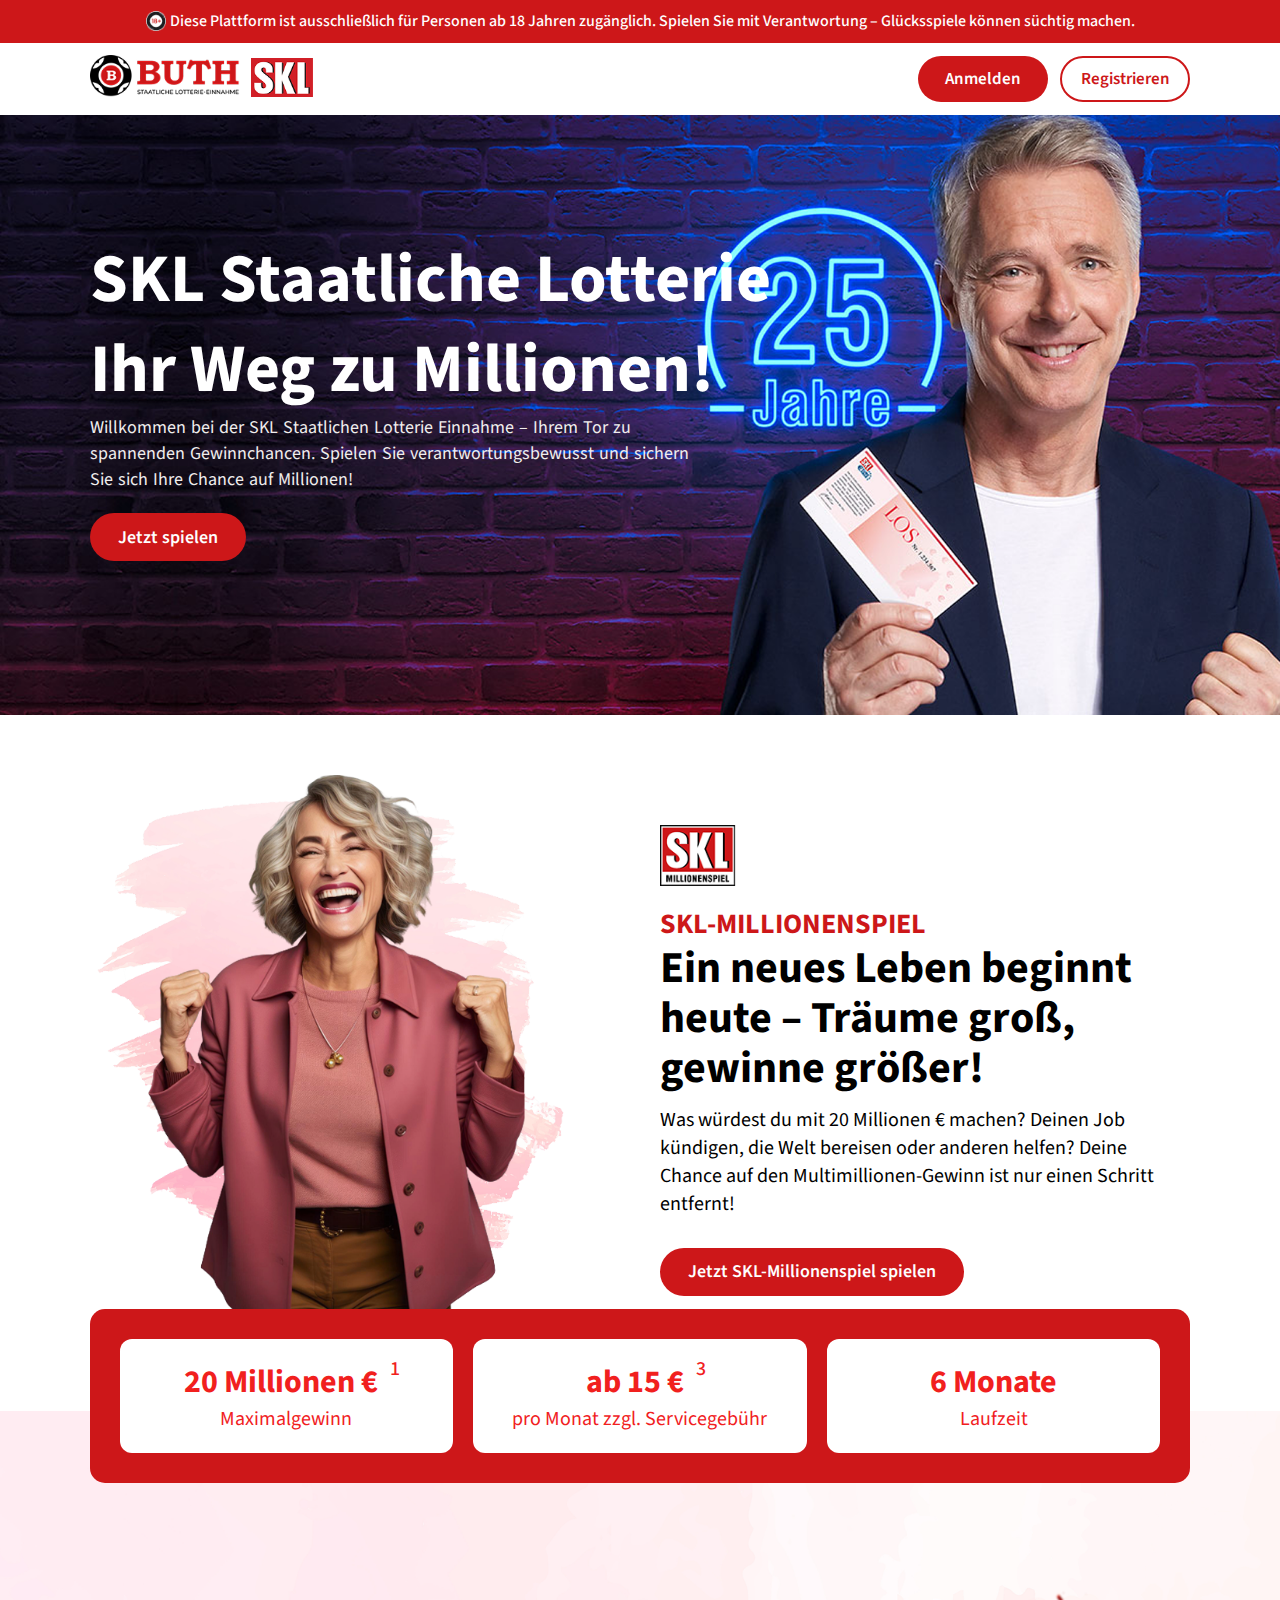
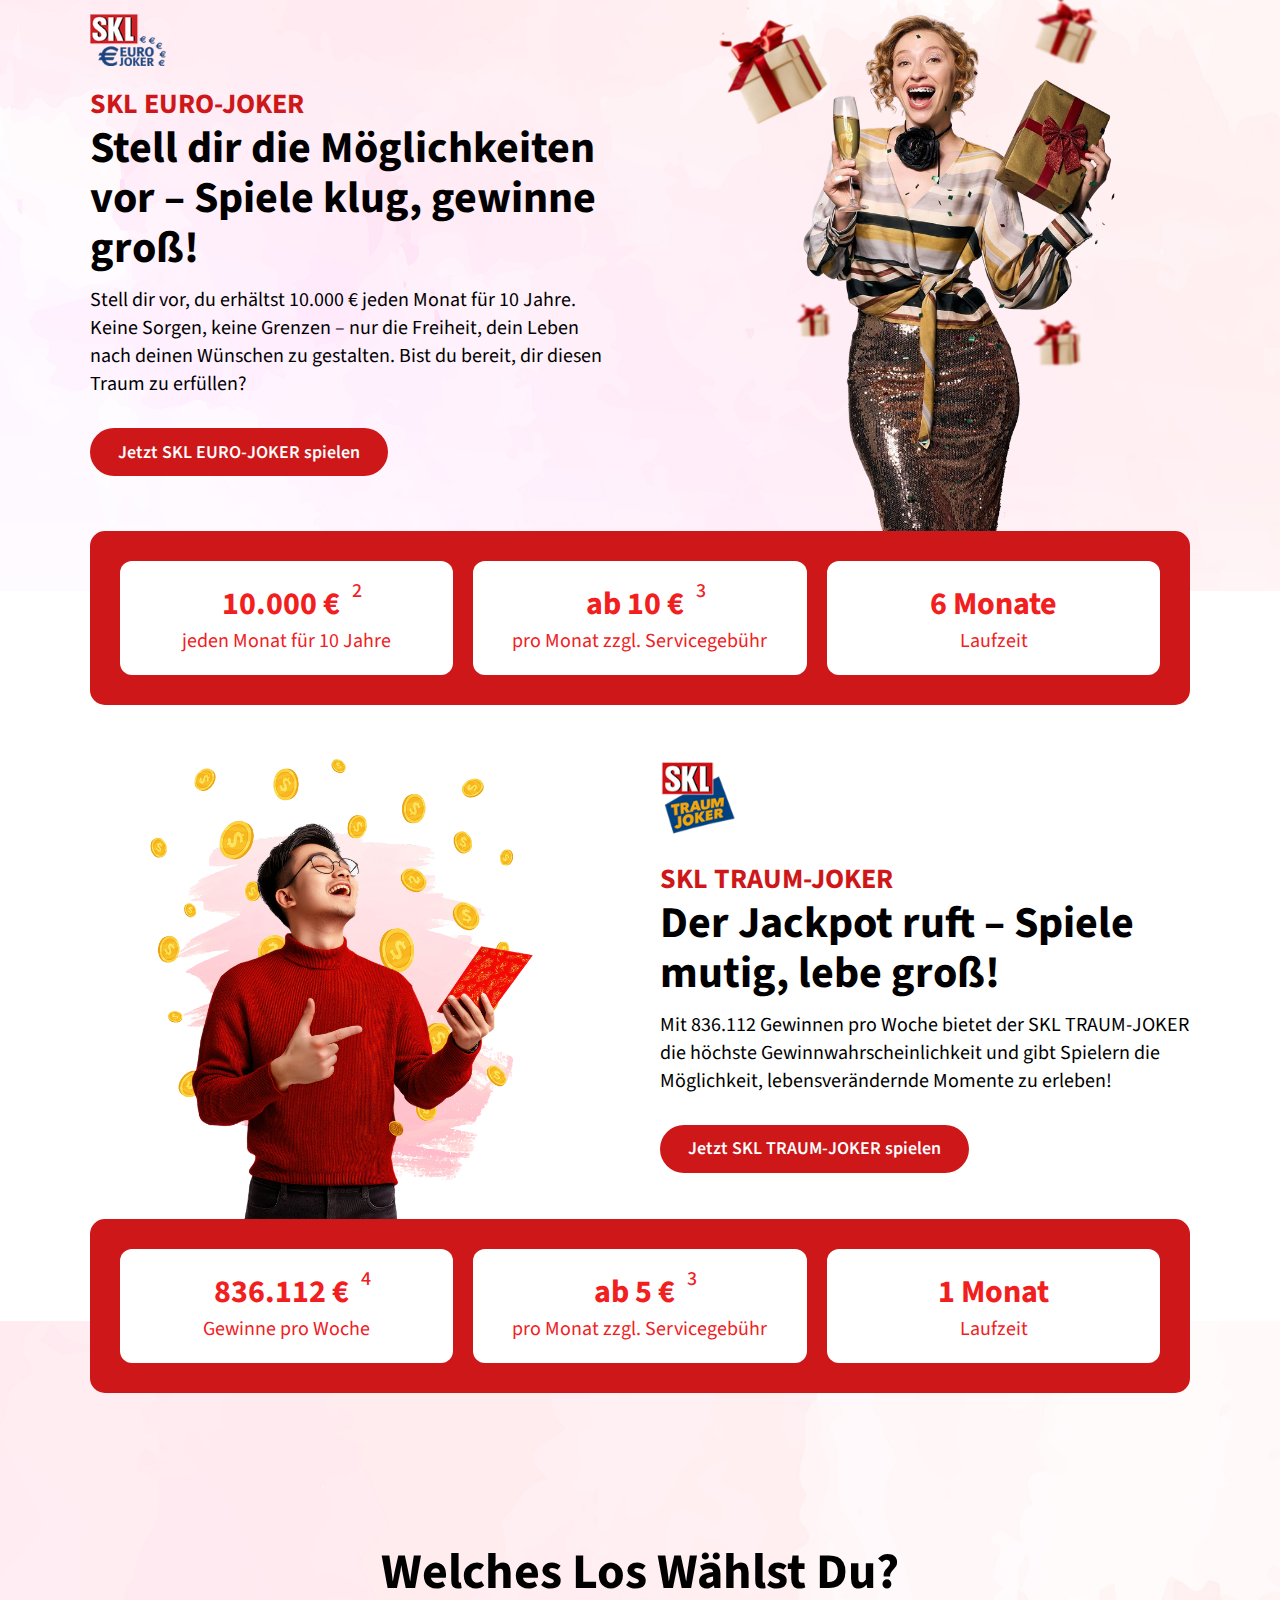
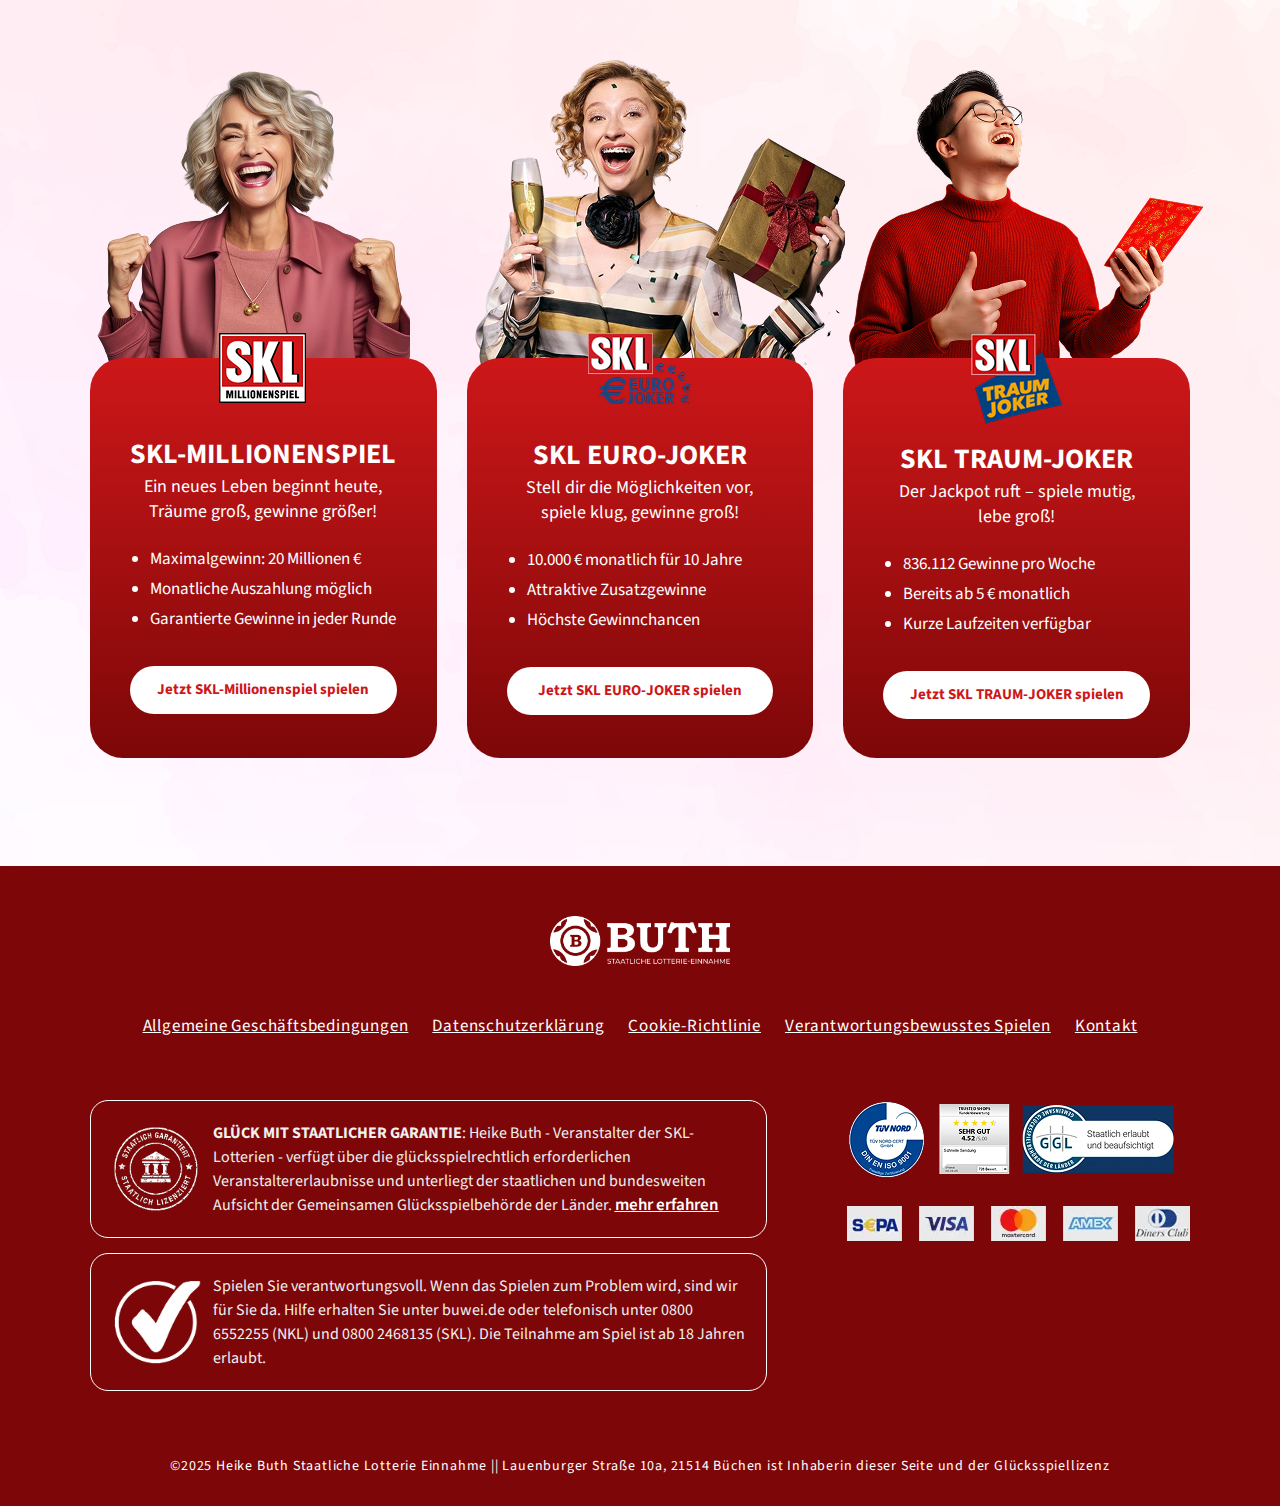
<file: index.html>
<!DOCTYPE html>
<html lang="de">
    <head>
        <meta charset="UTF-8">
        <meta name="viewport" content="width=device-width, initial-scale=1.0">
        
        <title>BUTH SKL Staatliche Lotterie Einnahme</title>
        <link rel="shortcut icon" href="images/Fav-icon.png" type="image/x-icon">
        
        <meta name="description" content="Offizielle SKL Lotterie Einnahme – BUTH SKL bietet Ihnen die besten Gewinnchancen. Spielen Sie sicher und seriös mit der staatlich lizenzierten Lotterie.">
        <meta name="keywords" content="SKL Lotterie, Staatliche Lotterie, Gewinnspiele, Lotterie Deutschland, SKL Gewinn, Lotterie Teilnahme">
        <meta name="author" content="BUTH SKL Staatliche Lotterie Einnahme">
        
        <meta property="og:title" content="BUTH SKL Staatliche Lotterie Einnahme">
        <meta property="og:description" content="Spielen Sie mit der offiziellen SKL Lotterie und nutzen Sie Ihre Chance auf hohe Gewinne! Staatlich lizenziert und seriös.">
        <meta property="og:url" content="https://buth-lotto.de">
        <meta property="og:type" content="website">
        <meta property="og:image" content="https://buth-lotto.de/images/lotterie-banner.png">
        
        <meta name="twitter:card" content="summary_large_image">
        <meta name="twitter:title" content="BUTH SKL Staatliche Lotterie Einnahme">
        <meta name="twitter:description" content="Die beste Wahl für SKL Lotterie-Fans – Spielen Sie sicher und gewinnen Sie groß!">
        <meta name="twitter:image" content="https://buth-lotto.de/images/lotterie-banner.png">
        
        <link rel="canonical" href="https://buth-lotto.de">
        
        <link rel="stylesheet" href="css/style.css">
        <link rel="stylesheet" href="css/responsive.css">

        <link rel="preconnect" href="https://fonts.googleapis.com">
        <link rel="preconnect" href="https://fonts.gstatic.com" crossorigin>
        <link href="https://fonts.googleapis.com/css2?family=Source+Sans+3:ital,wght@0,200..900;1,200..900&display=swap" rel="stylesheet">
    </head>

    <body>
        <header>
            <div class="skl-disclaimer">
                <p><img src="images/disclaimer-icon.png" alt="Age Disclaimer">Diese Plattform ist ausschließlich für Personen ab 18 Jahren zugänglich. Spielen Sie mit Verantwortung – Glücksspiele können süchtig machen.</p>
            </div>
            <div class="sk-menu-bar">
                <div class="container">
                    <div class="skl-menu-flex">
                        <div class="skl-logo">
                            <a href="/">
                                <img src="images/buth-skl-logo.png" alt="BUTH SKL Staatliche Lotterie Einnahme Logo">
                                <img src="images/skl-red-logo.png" alt="Staatliche Lotterie Einnahme Logo" class="skl-header-logo-two">
                            </a>
                        </div>
                        <div class="skl-header-buttons">
                            <a>
                                <button class="skl-login-btn" onclick="openLoginPopup()">Anmelden</button>
                            </a>
                            <a>
                                <button class="skl-register-btn" onclick="openRegisterPopup()">Registrieren</button>
                            </a>                        
                        </div>
                        <div class="skl-hamburger" id="hamburger-menu">
                            <img src="images/toggle-bar.png" alt="">
                        </div>
                    </div>
                </div>
                <div>
                    <div id="registerPopup" class="popup-container">
                        <div class="popup">
                            <div class="popup-left"></div>
                            <div class="popup-right">
                                <span class="close-button" onclick="closeRegisterPopup()">&times;</span>
                                <div class="popup-logo">
                                    <img src="images/buth-skl-logo.png" alt="BUTH SKL Staatliche Lotterie Einnahme Logo">
                                </div>
                                <h2>Konto Registrieren</h2>
                                <p>Schließen Sie sich tausenden Nutzern weltweit an</p>
                                <form id="registerForm">
                                    <label>Vollständiger Name</label>
                                    <input type="text" id="fullName" required>
                    
                                    <label>E-Mail-Adresse</label>
                                    <input type="email" id="email" required>
                    
                                    <label>Passwort</label>
                                    <input type="password" id="password" required>
                                    <p class="password-info">Verwenden Sie mindestens 8 Zeichen mit einer Mischung aus Buchstaben, Zahlen & Symbolen</p>
                    
                                    <label>Passwort bestätigen</label>
                                    <input type="password" id="confirmPassword" required>
                    
                                    <div class="ckeckbox-top-area">
                                        <label class="checkbox-container">
                                            <input type="checkbox" id="ageConfirm" required> Ich bestätige, dass ich mindestens 18 Jahre alt bin
                                        </label>
                                        <label class="checkbox-container">
                                            <input type="checkbox" id="termsConfirm" required> Ich stimme den Nutzungsbedingungen und der Datenschutzrichtlinie zu
                                        </label>
                                    </div>
                    
                                    <button type="submit" class="register-btn">JETZT REGISTRIEREN</button>
                                </form>
                                <p class="have-account">Sie haben bereits ein Konto? <a href="#" onclick="openLoginPopup()">Einloggen</a></p>
                            </div>
                        </div>
                    </div>
                    <div id="loginPopup" class="popup-container">
                        <div class="popup">
                            <div class="popup-left-login"></div>
                            <div class="popup-right">
                                <span class="close-button" onclick="closeLoginPopup()">&times;</span>
                                <div class="popup-logo">
                                    <img src="images/buth-skl-logo.png" alt="BUTH SKL Staatliche Lotterie Einnahme Logo">
                                </div>
                                <h2>In Ihr Konto einloggen</h2>
                                <p>Schließen Sie sich tausenden Nutzern weltweit an</p>
                                <form id="loginForm">
                                    <label>E-Mail-Adresse</label>
                                    <input type="email" id="loginEmail" required>
                    
                                    <label>Passwort</label>
                                    <input type="password" id="loginPassword" required>
                    
                                    <button type="submit" class="register-btn">LOGIN</button>
                                </form>
                                <p class="have-account"><a href="#" onclick="openForgotPasswordPopup()">Passwort vergessen?</a></p>
                                <p class="have-account">Noch kein Konto? <a href="#" onclick="openRegisterPopup()">Registrieren</a></p>
                            </div>
                        </div>
                    </div>
                    <div id="forgotPasswordPopup" class="popup-container">
                        <div class="popup">
                            <div class="popup-left-login"></div>
                            <div class="popup-right">
                                <span class="close-button" onclick="closeForgotPasswordPopup()">&times;</span>
                                <div class="popup-logo">
                                    <img src="images/buth-skl-logo.png" alt="BUTH SKL Staatliche Lotterie Einnahme Logo">
                                </div>
                                <h2>Passwort Zurücksetzen</h2>
                                <p>Geben Sie Ihre E-Mail-Adresse ein, um einen Zurücksetzungslink zu erhalten</p>
                                <form id="forgotPasswordForm">
                                    <label>E-Mail-Adresse</label>
                                    <input type="email" id="forgotPasswordEmail" required>
                    
                                    <button type="submit" class="register-btn">ZURÜCKSETZUNGS-LINK SENDEN</button>
                                </form>
                                <p class="have-account"><a href="#" onclick="openLoginPopup()">Zurück zum Login</a></p>
                            </div>
                        </div>
                    </div>
                    
                    <style>
                        .popup-container {
                            display: none;
                            position: fixed;
                            top: 0;
                            left: 0;
                            width: 100%;
                            height: 100%;
                            background: rgba(0, 0, 0, 0.829);
                            justify-content: center;
                            align-items: center;
                            z-index: 9999999;
                        }
                        .popup {
                            display: flex;
                            width: 1150px;
                            background: #fff;
                            border-radius: 8px;
                            overflow: hidden;
                        }
                        .popup-left {
                            width: 50%;
                            background: url('images/registration-popup-background.png') center/cover;
                            background-position: center;
                        }
                        .popup-left-login {
                            width: 50%;
                            background: url('images/login-popup-background.png') center/cover;
                            min-height: 550px;
                        }
                        .popup-right {
                            width: 50%;
                            padding: 80px;
                            text-align: left;
                            background-image: url('images/pink-background.png');
                        }
                        .popup-logo{
                            text-align: center;
                        }
                        .popup-logo > img{
                            width: 120px;
                        }
                        .popup-right h2 {
                            color: #0C0C0C;
                            font-size: 30px;
                            font-weight: 600;
                            padding-top: 12px;
                            text-align: center;
                        }
                        .popup-right p {
                            color: #0C0C0C;
                            font-size: 17px;
                            font-weight: 400;
                            padding-bottom: 12px;
                            text-align: center;
                        }
                        p.password-info {
                            color: #F1201E;
                            font-size: 10px;
                            font-style: normal;
                            font-weight: 500;
                            line-height: normal;
                            padding: 0px;
                            text-align: left;
                        }
                        .close-button {
                            font-size: 32px;
                            color: #333333;
                            float: inline-end;
                            cursor: pointer;
                            font-weight: 600;
                            position: relative;
                            left: 50px;
                            top: -15px;
                        }
                        .close-button:hover {
                            color: red;
                        }
                        form {
                            display: flex;
                            flex-direction: column;
                        }
                        label {
                            margin-top: 12px;
                            color: #0C0C0C;
                            font-size: 16px;
                            font-weight: 500;
                        }
                        input {
                            width: 100%;
                            padding: 6px 8px;
                            margin-top: 1px;
                            border-radius: 4px;
                            background: #ffffff;
                            border: 1px solid #80808042;
                            outline: none;
                            font-size: 16px;
                        }
                        label.checkbox-container {
                            display: flex;
                            align-items: baseline;
                            gap: 4px;
                        }
                        input[type="checkbox"] {
                            width: 22px;
                            position: relative;
                            top: 2px;
                        }
                        .checkbox-container {
                            color: #0C0C0C;
                            font-size: 15px;
                            font-style: normal;
                            font-weight: 400;
                            line-height: 20px;
                        }
                        .ckeckbox-top-area {
                            padding-top: 12px;
                        }
                        button.register-btn {
                            border-radius: 35px;
                            background: #CD1719;
                            padding: 7px;
                            margin-top: 15px;
                            cursor: pointer;
                            border: none;
                            color: #FFF;
                            font-size: 17px;
                            font-weight: 500;
                            letter-spacing: 1.15px;
                            margin-top: 20px;
                        }
                        button.register-btn:hover {
                            background: #bd0e11;;
                        }
                        p.have-account {
                            color: #0C0C0C;
                            font-size: 16px;
                            text-align: center;
                            padding-top: 25px;
                        }
                        .have-account > a {
                            color: #F1201E;
                            text-decoration: underline;
                            cursor: pointer;
                        }
                        @media (max-width: 768px) {
                            .popup {
                                flex-direction: column;
                                width: 90%;
                                overflow: scroll;
                            }
        
                            .popup-left,
                            .popup-left-login {
                                display: none;
                            }
        
                            .popup-right {
                                width: 100%;
                            }
                            .popup-right h2 {
                                font-size: 32px;
                                line-height: normal;
                                padding-top: 15px;
                            }
                            button.register-btn {
                                margin-top: 10px;
                            }
                            p.have-account {
                                padding: 15px 0px 0px 0px;
                            }
                            .popup-right {
                                padding: 30px 20px;
                            }
                            .close-button {
                                left: 0px;
                            }
                        }
                    </style>
                    <script>
                        function openRegisterPopup() {
                            closeAllPopups();
                            document.getElementById("registerPopup").style.display = "flex";
                        }
                    
                        function closeRegisterPopup() {
                            document.getElementById("registerPopup").style.display = "none";
                        }
                    
                        function openLoginPopup() {
                            closeAllPopups();
                            document.getElementById("loginPopup").style.display = "flex";
                        }
                    
                        function closeLoginPopup() {
                            document.getElementById("loginPopup").style.display = "none";
                        }
                    
                        function openForgotPasswordPopup() {
                            closeAllPopups();
                            document.getElementById("forgotPasswordPopup").style.display = "flex";
                        }
                    
                        function closeForgotPasswordPopup() {
                            document.getElementById("forgotPasswordPopup").style.display = "none";
                        }
                    
                        function closeAllPopups() {
                            document.getElementById("registerPopup").style.display = "none";
                            document.getElementById("loginPopup").style.display = "none";
                            document.getElementById("forgotPasswordPopup").style.display = "none";
                        }
                    
                        window.onclick = function(event) {
                            if (event.target.classList.contains("popup-container")) {
                                closeAllPopups();
                            }
                        };
                    </script>
                </div>
            </div>
            <div class="skl-mobile-menu" id="mobile-menu">
                <div class="close-btn" id="close-btn">
                    <img src="images/close.png" alt="">
                </div>
                <a>
                    <button class="skl-login-btn" onclick="openLoginPopup()">Anmelden</button>
                </a>
                <a>
                    <button class="skl-register-btn" onclick="openRegisterPopup()">Registrieren</button>
                </a>
            </div>
            <div class="skl-hero">
                <div class="container">
                    <div class="skl-hero-context">
                        <h1>SKL Staatliche Lotterie Ihr Weg zu Millionen!</h1>
                        <p>Willkommen bei der SKL Staatlichen Lotterie Einnahme – Ihrem Tor zu spannenden Gewinnchancen. Spielen Sie verantwortungsbewusst und sichern Sie sich Ihre Chance auf Millionen!</p>
                        <a>
                            <button class="skl-hero-btn"  onclick="openRegisterPopup()">Jetzt spielen</button>
                        </a>
                    </div>
                </div>
            </div>
        </header>
        <main>
            <section class="skl-about-section">
                <div class="container">
                    <div class="skl-about-flex">
                        <div class="skl-flex-img">
                            <img src="images/skl-millionenspiel.png" alt="SKL Millionenspiel Lottery Promotion">
                        </div>
                        <div class="skl-about-context">
                            <img src="images/logo-skl-millionenspiel.png" alt="SKL Millionenspiel Logo">
                            <h3>SKL-Millionenspiel</h3>
                            <h2>Ein neues Leben beginnt heute – Träume groß, gewinne größer!</h2>
                            <p>Was würdest du mit 20 Millionen € machen? Deinen Job kündigen, die Welt bereisen oder anderen helfen? Deine Chance auf den Multimillionen-Gewinn ist nur einen Schritt entfernt!</p>
                            <a>
                                <button class="skl-hero-btn" onclick="openRegisterPopup()">Jetzt SKL-Millionenspiel spielen</button>
                            </a>
                        </div>
                    </div>
                    <div class="skl-about-card-flex">
                        <div class="skl-about-card">
                            <h4>20 Millionen €<sup>1</sup></h4>
                            <p>Maximalgewinn</p>
                        </div>
                        <div class="skl-about-card">
                            <h4>ab 15 €<sup>3</sup></h4>
                            <p>pro Monat zzgl. Servicegebühr</p>
                        </div>
                        <div class="skl-about-card">
                            <h4>6 Monate</h4>
                            <p>Laufzeit</p>
                        </div>
                    </div>
                </div>
            </section>
            <section class="skl-about-middle-section">
                <div class="container">
                    <div class="skl-about-flex skl-m-flex">
                        <div class="skl-about-context">
                            <img src="images/logo-skl-eurojoker.png" alt="SKL Euro-Joker Logo">
                            <h3>SKL EURO-JOKER</h3>
                            <h2>Stell dir die Möglichkeiten vor – Spiele klug, gewinne groß!</h2>
                            <p>Stell dir vor, du erhältst 10.000 € jeden Monat für 10 Jahre. Keine Sorgen, keine Grenzen – nur die Freiheit, dein Leben nach deinen Wünschen zu gestalten. Bist du bereit, dir diesen Traum zu erfüllen?</p>
                            <a>
                                <button class="skl-hero-btn" onclick="openRegisterPopup()">Jetzt SKL EURO-JOKER spielen</button>
                            </a>
                        </div>
                        <div class="skl-flex-img">
                            <img src="images/skl-eurojoker.png" alt="SKL Euro-Joker Lottery Promotion">
                        </div>
                    </div>
                    <div class="skl-about-card-flex">
                        <div class="skl-about-card">
                            <h4>10.000 €<sup>2</sup></h4>
                            <p>jeden Monat für 10 Jahre</p>
                        </div>
                        <div class="skl-about-card">
                            <h4>ab 10 €<sup>3</sup></h4>
                            <p>pro Monat zzgl. Servicegebühr</p>
                        </div>
                        <div class="skl-about-card">
                            <h4>6 Monate</h4>
                            <p>Laufzeit</p>
                        </div>
                    </div>
                </div>
            </section>
            <section class="skl-about-bottom-section">
                <div class="container">
                    <div class="skl-about-flex">
                        <div class="skl-flex-img">
                            <img src="images/skl-traum-joker-men.png" alt="SKL Traum-Joker Lottery Promotion">
                        </div>
                        <div class="skl-about-context">
                            <img src="images/skl-traum-joker.png" alt="SKL Traum-Joker Logo">
                            <h3>SKL TRAUM-JOKER</h3>
                            <h2>Der Jackpot ruft – Spiele mutig, lebe groß!</h2>
                            <p>Mit 836.112 Gewinnen pro Woche bietet der SKL TRAUM-JOKER die höchste Gewinnwahrscheinlichkeit und gibt Spielern die Möglichkeit, lebensverändernde Momente zu erleben!</p>
                            <a>
                                <button class="skl-hero-btn" onclick="openRegisterPopup()">Jetzt SKL TRAUM-JOKER spielen</button>
                            </a>
                        </div>
                    </div>
                    <div class="skl-about-card-flex">
                        <div class="skl-about-card">
                            <h4>836.112 €<sup>4</sup></h4>
                            <p>Gewinne pro Woche</p>
                        </div>
                        <div class="skl-about-card">
                            <h4>ab 5 €<sup>3</sup></h4>
                            <p>pro Monat zzgl. Servicegebühr</p>
                        </div>
                        <div class="skl-about-card">
                            <h4>1 Monat</h4>
                            <p>Laufzeit</p>
                        </div>
                    </div>
                </div>
            </section>
            <section class="skl-choose-section">
                <div class="container">
                    <div class="skl-choose-title">
                        <h2>Welches Los wählst du?</h2>
                    </div>
                    <div class="skl-choose-grid">
                        <div class="skl-choose-card">
                            <div class="skl-card-top-img">
                                <img src="images/Bonus-offer-card-01.png" alt="Bonusangebot SKL Millionenspiel">
                            </div>
                            <div class="skl-bonus-context">
                                <img src="images/logo-skl-millionenspiel.png" alt="SKL Millionenspiel Logo">
                                <h3>SKL-Millionenspiel</h3>
                                <h4>Ein neues Leben beginnt heute,  
                                    Träume groß, gewinne größer!</h4>
                                <ul>
                                    <li>Maximalgewinn: 20 Millionen €</li>
                                    <li>Monatliche Auszahlung möglich</li>
                                    <li>Garantierte Gewinne in jeder Runde</li>
                                </ul>
                                <a>
                                    <button class="bonus-card-offer-btn"  onclick="openRegisterPopup()">Jetzt SKL-Millionenspiel spielen</button>
                                </a>
                            </div>
                        </div>
                        <div class="skl-choose-card">
                            <div class="skl-card-top-img">
                                <img src="images/Bonus-offer-card-02.png" alt="Bonusangebot SKL Euro-Joker">
                            </div>
                            <div class="skl-bonus-context">
                                <img src="images/logo-skl-eurojoker.png" alt="SKL Euro-Joker Logo">
                                <h3>SKL EURO-JOKER</h3>
                                <h4>Stell dir die Möglichkeiten vor,  
                                    spiele klug, gewinne groß!</h4>
                                <ul>
                                    <li>10.000 € monatlich für 10 Jahre</li>
                                    <li>Attraktive Zusatzgewinne</li>
                                    <li>Höchste Gewinnchancen</li>
                                </ul>
                                <a>
                                    <button class="bonus-card-offer-btn" onclick="openRegisterPopup()">Jetzt SKL EURO-JOKER spielen</button>
                                </a>
                            </div>
                        </div>
                        <div class="skl-choose-card">
                            <div class="skl-card-top-img">
                                <img src="images/Bonus-offer-card-03.png" alt="Bonusangebot SKL Traum-Joker">
                            </div>
                            <div class="skl-bonus-context">
                                <img src="images/skl-traum-joker.png" alt="SKL Traum-Joker Logo" class="t-img">
                                <h3>SKL TRAUM-JOKER</h3>
                                <h4>Der Jackpot ruft –  
                                    spiele mutig, lebe groß!</h4>
                                <ul>
                                    <li>836.112 Gewinne pro Woche</li>
                                    <li>Bereits ab 5 € monatlich</li>
                                    <li>Kurze Laufzeiten verfügbar</li>
                                </ul>
                                <a>
                                    <button class="bonus-card-offer-btn" onclick="openRegisterPopup()">Jetzt SKL TRAUM-JOKER spielen</button>
                                </a>
                            </div>
                        </div>
                    </div>
                </div>
            </section>
        </main>
        <footer>
            <div class="container">
                <div class="footer-logo">
                    <a href="/">
                        <img src="images/BUTH-Light-LOGO.png" alt="BUTH Logo">
                    </a>
                </div>
                <div class="skl-links">
                    <ul>
                        <li>
                            <a href="terms.html">Allgemeine Geschäftsbedingungen</a>
                        </li>
                        <li>
                            <a href="privacy.html">Datenschutzerklärung</a>
                        </li>
                        <li>
                            <a href="cookie.html">Cookie-Richtlinie</a>
                        </li>
                        <li>
                            <a href="responsible-gaming.html">Verantwortungsbewusstes Spielen</a>
                        </li>
                        <li>
                            <a href="contact.html">Kontakt</a>
                        </li>
                    </ul>
                </div>
                <div class="footer-brands-flex">
                    <div class="footer-brand-context">
                        <ul>
                            <li>
                                <img src="images/verantwortung-footer-img.png" alt="">
                                <p><strong>GLÜCK MIT STAATLICHER GARANTIE</strong>: Heike Buth - Veranstalter der SKL-Lotterien - verfügt über die glücksspielrechtlich erforderlichen Veranstaltererlaubnisse und unterliegt der staatlichen und bundesweiten Aufsicht der Gemeinsamen Glücksspielbehörde der Länder. <a href="https://www.gluecksspiel-behoerde.de" target="_blank"><u>mehr erfahren</u></a></p>
                            </li>
                            <li>
                                <img src="images/verantwortung-footer-img-2.png" alt="">
                                <p>Spielen Sie verantwortungsvoll. Wenn das Spielen zum Problem wird, sind wir für Sie da. Hilfe erhalten Sie unter buwei.de oder telefonisch unter 0800 6552255 (NKL) und 0800 2468135 (SKL). Die Teilnahme am Spiel ist ab 18 Jahren erlaubt.</p>
                            </li>
                        </ul>
                    </div>
                    <div class="brand-logos-flex">
                        <ul>
                            <li>
                                <a href="https://www.tuev-nord.de/de/unternehmen" target="_blank">
                                    <img src="images/tuev.png" alt="tuev">
                                </a>
                            </li>
                            <li>
                                <img src="images/X5B281EB3EE2067BF488AF7C42019A7A.png">
                            </li>
                            <li>
                                <a href="https://gluecksspiel-behoerde.de/de/" target="_blank">
                                    <img src="images/ggl-siegel.png" alt="GGL">
                                </a>
                            </li>
                        </ul>
                        <div>
                            <img src="images/payment.png" alt="Zahlungen">
                        </div>
                    </div>
                </div>
                <div class="skl-copyright">
                    <p>©2025 Heike Buth Staatliche Lotterie Einnahme || Lauenburger Straße 10a, 21514 Büchen ist Inhaberin dieser Seite und der Glücksspiellizenz</p>
                </div>
            </div>
        </footer>
        <script>
        document.getElementById('hamburger-menu').addEventListener('click', function() {
                document.getElementById('mobile-menu').classList.toggle('active');
            });

            document.getElementById('close-btn').addEventListener('click', function() {
                document.getElementById('mobile-menu').classList.remove('active');
            });
        </script>
    </body>
</html>
</file>
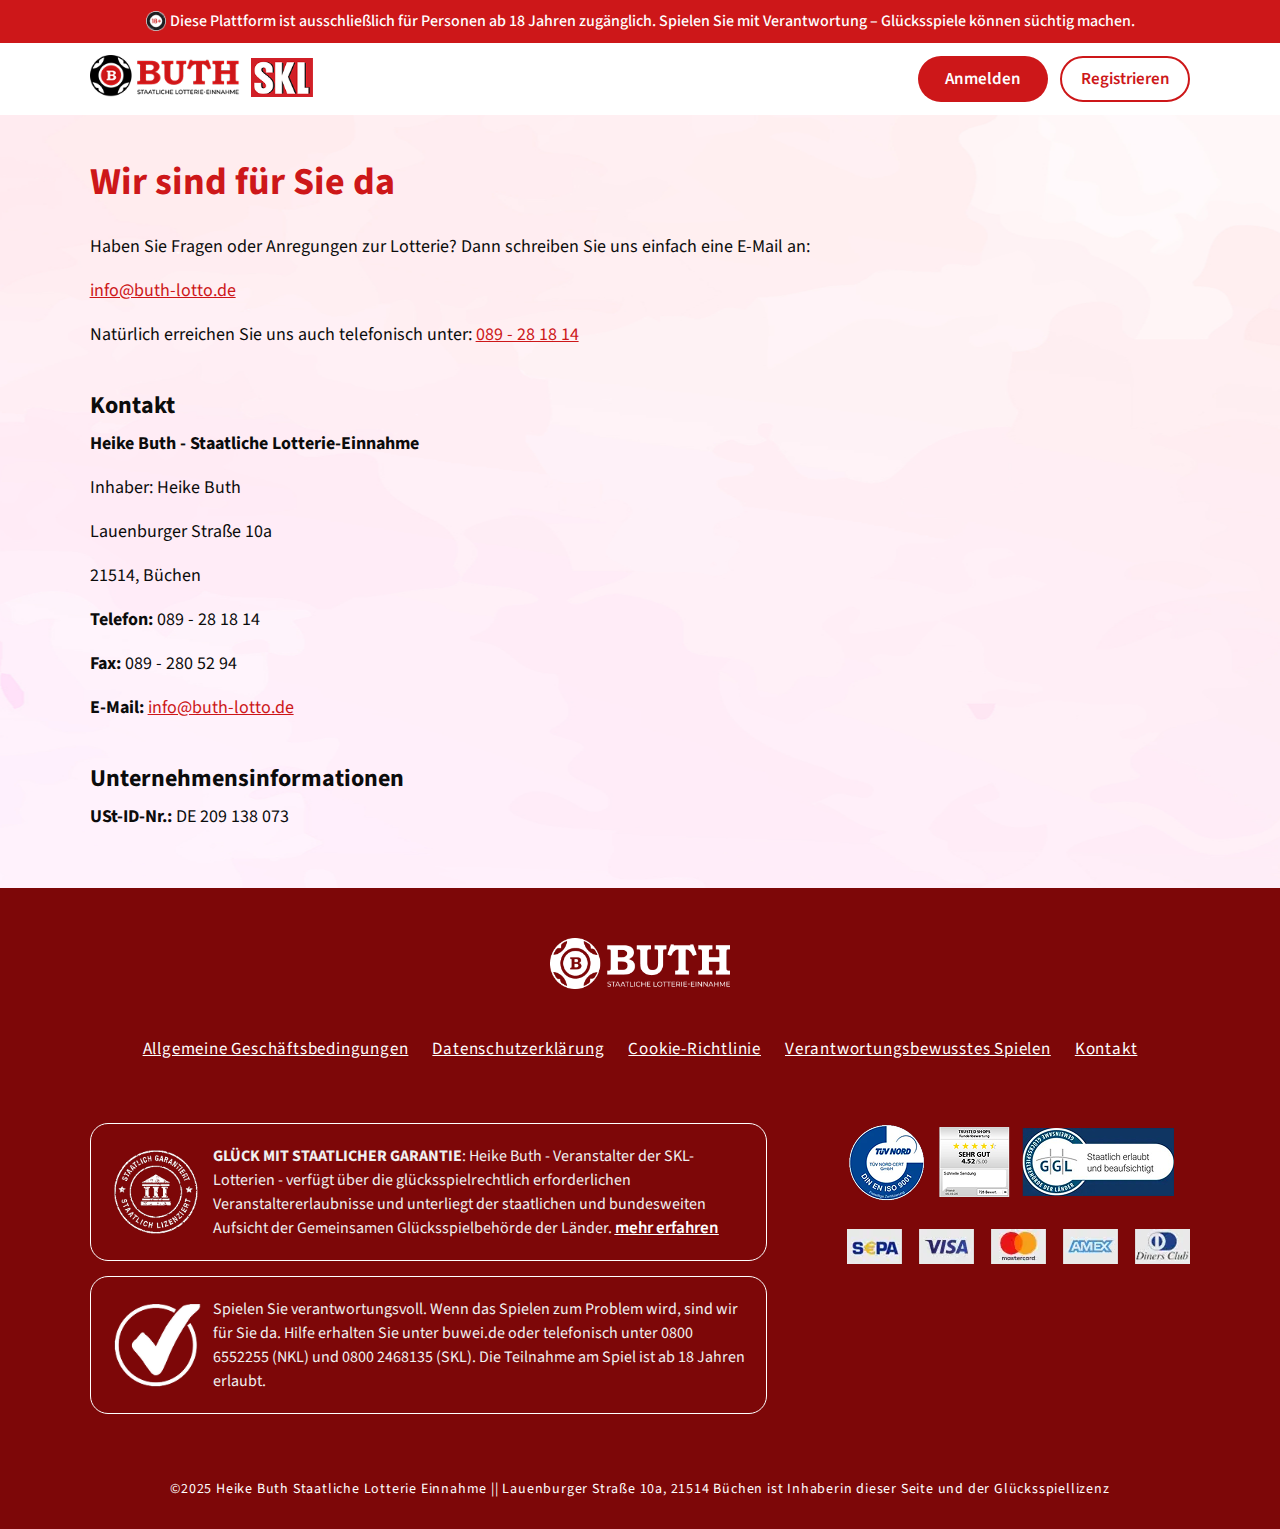
<file: contact.html>
<!DOCTYPE html>
<html lang="de">
    <head>
        <meta charset="UTF-8">
        <meta name="viewport" content="width=device-width, initial-scale=1.0">
        
        <title>BUTH SKL Staatliche Lotterie Einnahme</title>
        <link rel="shortcut icon" href="images/Fav-icon.png" type="image/x-icon">
        
        <meta name="description" content="Offizielle SKL Lotterie Einnahme – BUTH SKL bietet Ihnen die besten Gewinnchancen. Spielen Sie sicher und seriös mit der staatlich lizenzierten Lotterie.">
        <meta name="keywords" content="SKL Lotterie, Staatliche Lotterie, Gewinnspiele, Lotterie Deutschland, SKL Gewinn, Lotterie Teilnahme">
        <meta name="author" content="BUTH SKL Staatliche Lotterie Einnahme">
        
        <meta property="og:title" content="BUTH SKL Staatliche Lotterie Einnahme">
        <meta property="og:description" content="Spielen Sie mit der offiziellen SKL Lotterie und nutzen Sie Ihre Chance auf hohe Gewinne! Staatlich lizenziert und seriös.">
        <meta property="og:url" content="https://buth-lotto.de">
        <meta property="og:type" content="website">
        <meta property="og:image" content="https://buth-lotto.de/images/lotterie-banner.png">
        
        <meta name="twitter:card" content="summary_large_image">
        <meta name="twitter:title" content="BUTH SKL Staatliche Lotterie Einnahme">
        <meta name="twitter:description" content="Die beste Wahl für SKL Lotterie-Fans – Spielen Sie sicher und gewinnen Sie groß!">
        <meta name="twitter:image" content="https://buth-lotto.de/images/lotterie-banner.png">
        
        <link rel="canonical" href="https://buth-lotto.de">
        
        <link rel="stylesheet" href="css/style.css">
        <link rel="stylesheet" href="css/responsive.css">

        <link rel="preconnect" href="https://fonts.googleapis.com">
        <link rel="preconnect" href="https://fonts.gstatic.com" crossorigin>
        <link href="https://fonts.googleapis.com/css2?family=Source+Sans+3:ital,wght@0,200..900;1,200..900&display=swap" rel="stylesheet">
    </head>

    <body>
        <header>
            <div class="skl-disclaimer">
                <p><img src="images/disclaimer-icon.png" alt="Age Disclaimer">Diese Plattform ist ausschließlich für Personen ab 18 Jahren zugänglich. Spielen Sie mit Verantwortung – Glücksspiele können süchtig machen.</p>
            </div>
            <div class="sk-menu-bar">
                <div class="container">
                    <div class="skl-menu-flex">
                        <div class="skl-logo">
                            <a href="/">
                                <img src="images/buth-skl-logo.png" alt="BUTH SKL Staatliche Lotterie Einnahme Logo">
                                <img src="images/skl-red-logo.png" alt="Staatliche Lotterie Einnahme Logo" class="skl-header-logo-two">
                            </a>
                        </div>
                        <div class="skl-header-buttons">
                            <a>
                                <button class="skl-login-btn" onclick="openLoginPopup()">Anmelden</button>
                            </a>
                            <a>
                                <button class="skl-register-btn" onclick="openRegisterPopup()">Registrieren</button>
                            </a>                        
                        </div>
                        <div class="skl-hamburger" id="hamburger-menu">
                            <img src="images/toggle-bar.png" alt="">
                        </div>
                    </div>
                </div>
                <div>
                    <div id="registerPopup" class="popup-container">
                        <div class="popup">
                            <div class="popup-left"></div>
                            <div class="popup-right">
                                <span class="close-button" onclick="closeRegisterPopup()">&times;</span>
                                <div class="popup-logo">
                                    <img src="images/buth-skl-logo.png" alt="BUTH SKL Staatliche Lotterie Einnahme Logo">
                                </div>
                                <h2>Konto Registrieren</h2>
                                <p>Schließen Sie sich tausenden Nutzern weltweit an</p>
                                <form id="registerForm">
                                    <label>Vollständiger Name</label>
                                    <input type="text" id="fullName" required>
                    
                                    <label>E-Mail-Adresse</label>
                                    <input type="email" id="email" required>
                    
                                    <label>Passwort</label>
                                    <input type="password" id="password" required>
                                    <p class="password-info">Verwenden Sie mindestens 8 Zeichen mit einer Mischung aus Buchstaben, Zahlen & Symbolen</p>
                    
                                    <label>Passwort bestätigen</label>
                                    <input type="password" id="confirmPassword" required>
                    
                                    <div class="ckeckbox-top-area">
                                        <label class="checkbox-container">
                                            <input type="checkbox" id="ageConfirm" required> Ich bestätige, dass ich mindestens 18 Jahre alt bin
                                        </label>
                                        <label class="checkbox-container">
                                            <input type="checkbox" id="termsConfirm" required> Ich stimme den Nutzungsbedingungen und der Datenschutzrichtlinie zu
                                        </label>
                                    </div>
                    
                                    <button type="submit" class="register-btn">JETZT REGISTRIEREN</button>
                                </form>
                                <p class="have-account">Sie haben bereits ein Konto? <a href="#" onclick="openLoginPopup()">Einloggen</a></p>
                            </div>
                        </div>
                    </div>
                    <div id="loginPopup" class="popup-container">
                        <div class="popup">
                            <div class="popup-left-login"></div>
                            <div class="popup-right">
                                <span class="close-button" onclick="closeLoginPopup()">&times;</span>
                                <div class="popup-logo">
                                    <img src="images/buth-skl-logo.png" alt="BUTH SKL Staatliche Lotterie Einnahme Logo">
                                </div>
                                <h2>In Ihr Konto einloggen</h2>
                                <p>Schließen Sie sich tausenden Nutzern weltweit an</p>
                                <form id="loginForm">
                                    <label>E-Mail-Adresse</label>
                                    <input type="email" id="loginEmail" required>
                    
                                    <label>Passwort</label>
                                    <input type="password" id="loginPassword" required>
                    
                                    <button type="submit" class="register-btn">LOGIN</button>
                                </form>
                                <p class="have-account"><a href="#" onclick="openForgotPasswordPopup()">Passwort vergessen?</a></p>
                                <p class="have-account">Noch kein Konto? <a href="#" onclick="openRegisterPopup()">Registrieren</a></p>
                            </div>
                        </div>
                    </div>
                    <div id="forgotPasswordPopup" class="popup-container">
                        <div class="popup">
                            <div class="popup-left-login"></div>
                            <div class="popup-right">
                                <span class="close-button" onclick="closeForgotPasswordPopup()">&times;</span>
                                <div class="popup-logo">
                                    <img src="images/buth-skl-logo.png" alt="BUTH SKL Staatliche Lotterie Einnahme Logo">
                                </div>
                                <h2>Passwort Zurücksetzen</h2>
                                <p>Geben Sie Ihre E-Mail-Adresse ein, um einen Zurücksetzungslink zu erhalten</p>
                                <form id="forgotPasswordForm">
                                    <label>E-Mail-Adresse</label>
                                    <input type="email" id="forgotPasswordEmail" required>
                    
                                    <button type="submit" class="register-btn">ZURÜCKSETZUNGS-LINK SENDEN</button>
                                </form>
                                <p class="have-account"><a href="#" onclick="openLoginPopup()">Zurück zum Login</a></p>
                            </div>
                        </div>
                    </div>
                    
                    <style>
                        .popup-container {
                            display: none;
                            position: fixed;
                            top: 0;
                            left: 0;
                            width: 100%;
                            height: 100%;
                            background: rgba(0, 0, 0, 0.829);
                            justify-content: center;
                            align-items: center;
                            z-index: 9999999;
                        }
                        .popup {
                            display: flex;
                            width: 1150px;
                            background: #fff;
                            border-radius: 8px;
                            overflow: hidden;
                        }
                        .popup-left {
                            width: 50%;
                            background: url('images/registration-popup-background.png') center/cover;
                            background-position: center;
                        }
                        .popup-left-login {
                            width: 50%;
                            background: url('images/login-popup-background.png') center/cover;
                            min-height: 550px;
                        }
                        .popup-right {
                            width: 50%;
                            padding: 80px;
                            text-align: left;
                            background-image: url('images/pink-background.png');
                        }
                        .popup-logo{
                            text-align: center;
                        }
                        .popup-logo > img{
                            width: 120px;
                        }
                        .popup-right h2 {
                            color: #0C0C0C;
                            font-size: 30px;
                            font-weight: 600;
                            padding-top: 12px;
                            text-align: center;
                        }
                        .popup-right p {
                            color: #0C0C0C;
                            font-size: 17px;
                            font-weight: 400;
                            padding-bottom: 12px;
                            text-align: center;
                        }
                        p.password-info {
                            color: #F1201E;
                            font-size: 10px;
                            font-style: normal;
                            font-weight: 500;
                            line-height: normal;
                            padding: 0px;
                            text-align: left;
                        }
                        .close-button {
                            font-size: 32px;
                            color: #333333;
                            float: inline-end;
                            cursor: pointer;
                            font-weight: 600;
                            position: relative;
                            left: 50px;
                            top: -15px;
                        }
                        .close-button:hover {
                            color: red;
                        }
                        form {
                            display: flex;
                            flex-direction: column;
                        }
                        label {
                            margin-top: 12px;
                            color: #0C0C0C;
                            font-size: 16px;
                            font-weight: 500;
                        }
                        input {
                            width: 100%;
                            padding: 6px 8px;
                            margin-top: 1px;
                            border-radius: 4px;
                            background: #ffffff;
                            border: 1px solid #80808042;
                            outline: none;
                            font-size: 16px;
                        }
                        label.checkbox-container {
                            display: flex;
                            align-items: baseline;
                            gap: 4px;
                        }
                        input[type="checkbox"] {
                            width: 22px;
                            position: relative;
                            top: 2px;
                        }
                        .checkbox-container {
                            color: #0C0C0C;
                            font-size: 15px;
                            font-style: normal;
                            font-weight: 400;
                            line-height: 20px;
                        }
                        .ckeckbox-top-area {
                            padding-top: 12px;
                        }
                        button.register-btn {
                            border-radius: 35px;
                            background: #CD1719;
                            padding: 7px;
                            margin-top: 15px;
                            cursor: pointer;
                            border: none;
                            color: #FFF;
                            font-size: 17px;
                            font-weight: 500;
                            letter-spacing: 1.15px;
                            margin-top: 20px;
                        }
                        button.register-btn:hover {
                            background: #bd0e11;;
                        }
                        p.have-account {
                            color: #0C0C0C;
                            font-size: 16px;
                            text-align: center;
                            padding-top: 25px;
                        }
                        .have-account > a {
                            color: #F1201E;
                            text-decoration: underline;
                            cursor: pointer;
                        }
                        @media (max-width: 768px) {
                            .popup {
                                flex-direction: column;
                                width: 90%;
                                overflow: scroll;
                            }
        
                            .popup-left,
                            .popup-left-login {
                                display: none;
                            }
        
                            .popup-right {
                                width: 100%;
                            }
                            .popup-right h2 {
                                font-size: 32px;
                                line-height: normal;
                                padding-top: 15px;
                            }
                            button.register-btn {
                                margin-top: 10px;
                            }
                            p.have-account {
                                padding: 15px 0px 0px 0px;
                            }
                            .popup-right {
                                padding: 30px 20px;
                            }
                            .close-button {
                                left: 0px;
                            }
                        }
                    </style>
                    <script>
                        function openRegisterPopup() {
                            closeAllPopups();
                            document.getElementById("registerPopup").style.display = "flex";
                        }
                    
                        function closeRegisterPopup() {
                            document.getElementById("registerPopup").style.display = "none";
                        }
                    
                        function openLoginPopup() {
                            closeAllPopups();
                            document.getElementById("loginPopup").style.display = "flex";
                        }
                    
                        function closeLoginPopup() {
                            document.getElementById("loginPopup").style.display = "none";
                        }
                    
                        function openForgotPasswordPopup() {
                            closeAllPopups();
                            document.getElementById("forgotPasswordPopup").style.display = "flex";
                        }
                    
                        function closeForgotPasswordPopup() {
                            document.getElementById("forgotPasswordPopup").style.display = "none";
                        }
                    
                        function closeAllPopups() {
                            document.getElementById("registerPopup").style.display = "none";
                            document.getElementById("loginPopup").style.display = "none";
                            document.getElementById("forgotPasswordPopup").style.display = "none";
                        }
                    
                        window.onclick = function(event) {
                            if (event.target.classList.contains("popup-container")) {
                                closeAllPopups();
                            }
                        };
                    </script>
                </div>
            </div>
            <div class="skl-mobile-menu" id="mobile-menu">
                <div class="close-btn" id="close-btn">
                    <img src="images/close.png" alt="">
                </div>
                <a>
                    <button class="skl-login-btn" onclick="openLoginPopup()">Anmelden</button>
                </a>
                <a>
                    <button class="skl-register-btn" onclick="openRegisterPopup()">Registrieren</button>
                </a>
            </div>
        </header>
        <main>
            <section class="skl-subpages-bg">
                <div class="container">
                    <div class="skl-subpages-text">
                        <h2>Wir sind für Sie da</h2>
                    
                        <p>Haben Sie Fragen oder Anregungen zur Lotterie? Dann schreiben Sie uns einfach eine E-Mail an:</p>
                        <p><a href="mailto:info@buth-lotto.de">info@buth-lotto.de</a></p>
                    
                        <p>Natürlich erreichen Sie uns auch telefonisch unter: <a href="tel:+089281814">089 - 28 18 14</a></p><br>
                    
                        <h3>Kontakt</h3>
                        <p><strong>Heike Buth - Staatliche Lotterie-Einnahme</strong></p>
                        <p>Inhaber: Heike Buth</p>
                        <p>Lauenburger Straße 10a</p>
                        <p>21514, Büchen</p>
                    
                        <p><strong>Telefon:</strong> 089 - 28 18 14</p>
                        <p><strong>Fax:</strong> 089 - 280 52 94</p>
                        <p><strong>E-Mail:</strong> <a href="mailto:info@buth-lotto.de">info@buth-lotto.de</a></p> <br>
                    
                        <h3>Unternehmensinformationen</h3>
                        <p><strong>USt-ID-Nr.:</strong> DE 209 138 073</p>
                    </div>                    
                </div>
            </section>
        </main>
        <footer>
            <div class="container">
                <div class="footer-logo">
                    <a href="/">
                        <img src="images/BUTH-Light-LOGO.png" alt="BUTH Logo">
                    </a>
                </div>
                <div class="skl-links">
                    <ul>
                        <li>
                            <a href="terms.html">Allgemeine Geschäftsbedingungen</a>
                        </li>
                        <li>
                            <a href="privacy.html">Datenschutzerklärung</a>
                        </li>
                        <li>
                            <a href="cookie.html">Cookie-Richtlinie</a>
                        </li>
                        <li>
                            <a href="responsible-gaming.html">Verantwortungsbewusstes Spielen</a>
                        </li>
                        <li>
                            <a href="contact.html">Kontakt</a>
                        </li>
                    </ul>
                </div>
                <div class="footer-brands-flex">
                    <div class="footer-brand-context">
                        <ul>
                            <li>
                                <img src="images/verantwortung-footer-img.png" alt="">
                                <p><strong>GLÜCK MIT STAATLICHER GARANTIE</strong>: Heike Buth - Veranstalter der SKL-Lotterien - verfügt über die glücksspielrechtlich erforderlichen Veranstaltererlaubnisse und unterliegt der staatlichen und bundesweiten Aufsicht der Gemeinsamen Glücksspielbehörde der Länder. <a href="https://www.gluecksspiel-behoerde.de" target="_blank"><u>mehr erfahren</u></a></p>
                            </li>
                            <li>
                                <img src="images/verantwortung-footer-img-2.png" alt="">
                                <p>Spielen Sie verantwortungsvoll. Wenn das Spielen zum Problem wird, sind wir für Sie da. Hilfe erhalten Sie unter buwei.de oder telefonisch unter 0800 6552255 (NKL) und 0800 2468135 (SKL). Die Teilnahme am Spiel ist ab 18 Jahren erlaubt.</p>
                            </li>
                        </ul>
                    </div>
                    <div class="brand-logos-flex">
                        <ul>
                            <li>
                                <a href="https://www.tuev-nord.de/de/unternehmen" target="_blank">
                                    <img src="images/tuev.png" alt="tuev">
                                </a>
                            </li>
                            <li>
                                <img src="images/X5B281EB3EE2067BF488AF7C42019A7A.png">
                            </li>
                            <li>
                                <a href="https://gluecksspiel-behoerde.de/de/" target="_blank">
                                    <img src="images/ggl-siegel.png" alt="GGL">
                                </a>
                            </li>
                        </ul>
                        <div>
                            <img src="images/payment.png" alt="Zahlungen">
                        </div>
                    </div>
                </div>
                <div class="skl-copyright">
                    <p>©2025 Heike Buth Staatliche Lotterie Einnahme || Lauenburger Straße 10a, 21514 Büchen ist Inhaberin dieser Seite und der Glücksspiellizenz</p>
                </div>
            </div>
        </footer>
        <script>
        document.getElementById('hamburger-menu').addEventListener('click', function() {
                document.getElementById('mobile-menu').classList.toggle('active');
            });

            document.getElementById('close-btn').addEventListener('click', function() {
                document.getElementById('mobile-menu').classList.remove('active');
            });
        </script>
    </body>
</html>
</file>
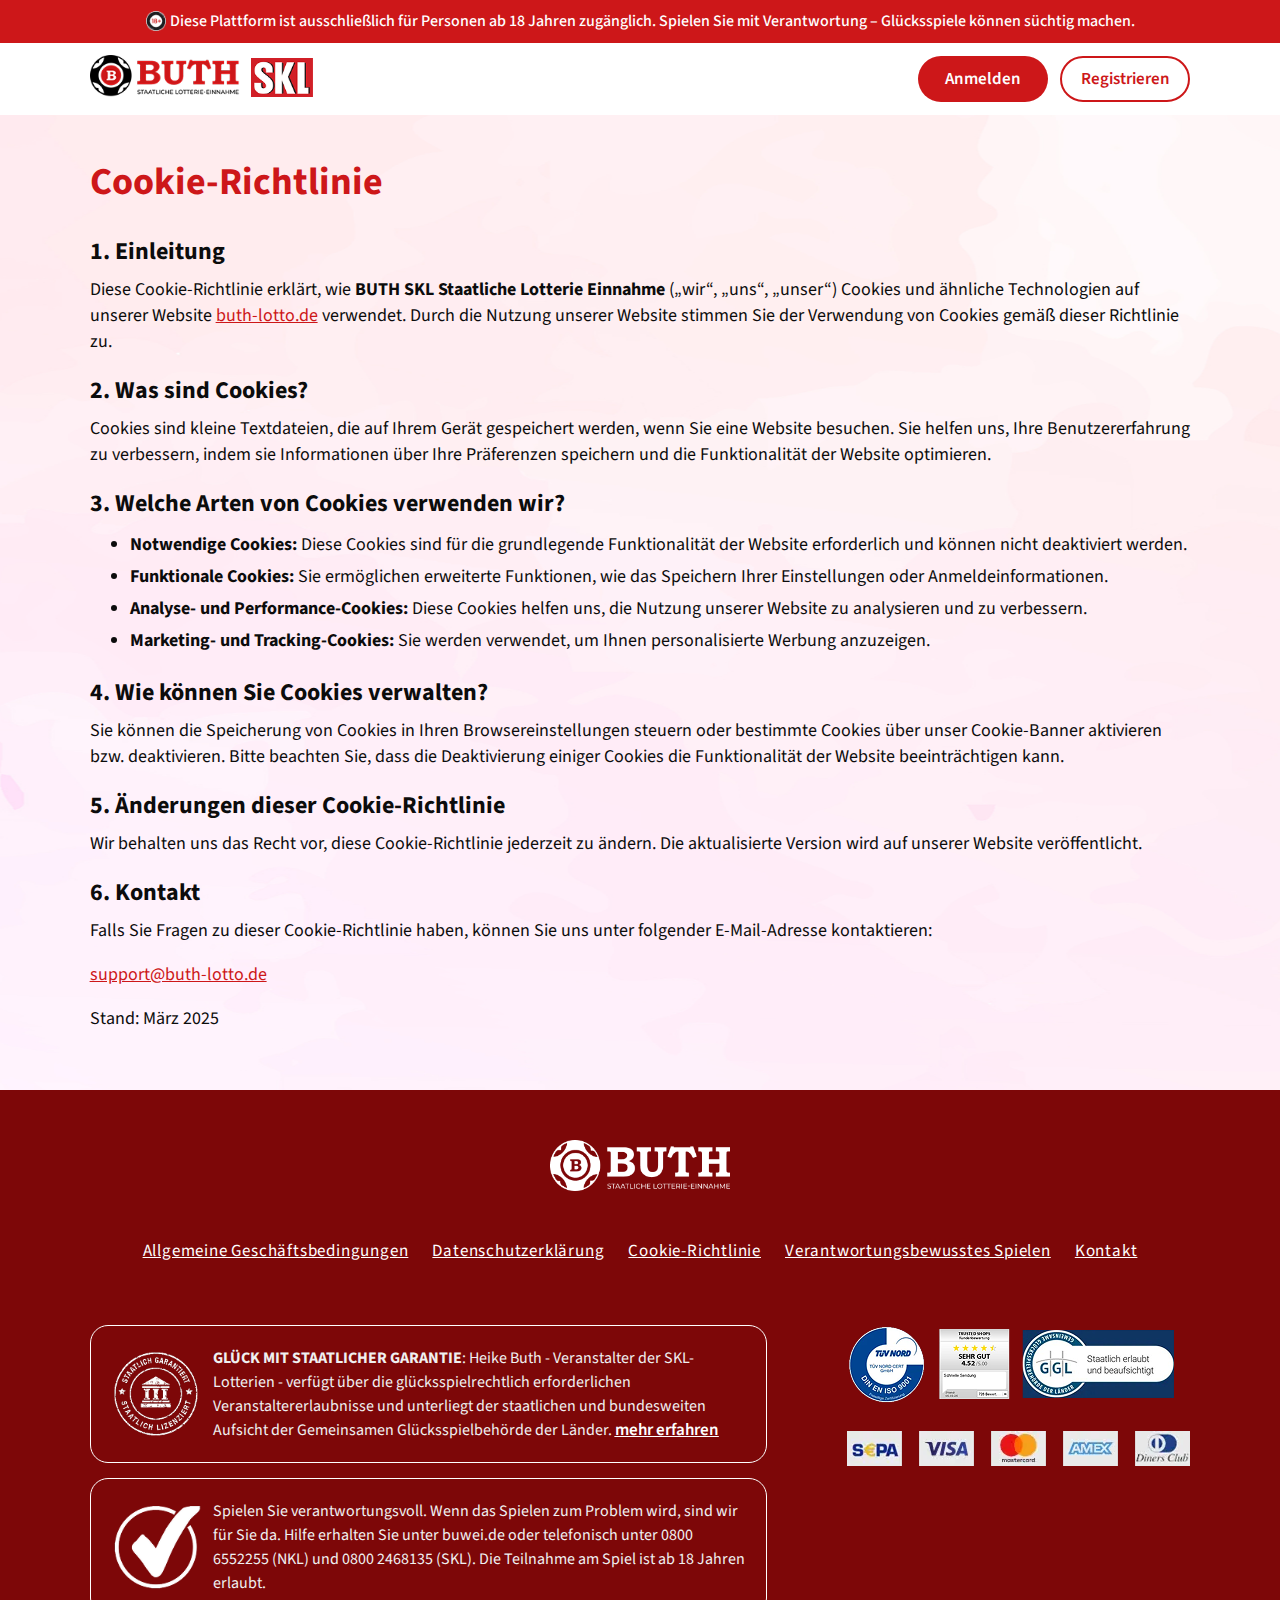
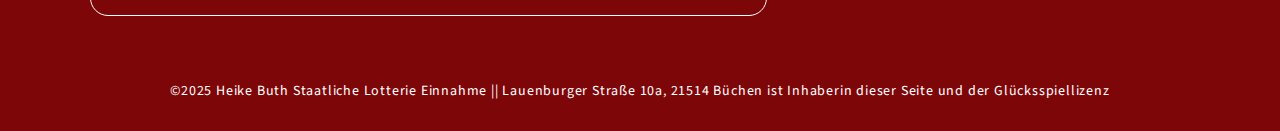
<file: cookie.html>
<!DOCTYPE html>
<html lang="de">
    <head>
        <meta charset="UTF-8">
        <meta name="viewport" content="width=device-width, initial-scale=1.0">
        
        <title>BUTH SKL Staatliche Lotterie Einnahme</title>
        <link rel="shortcut icon" href="images/Fav-icon.png" type="image/x-icon">
        
        <meta name="description" content="Offizielle SKL Lotterie Einnahme – BUTH SKL bietet Ihnen die besten Gewinnchancen. Spielen Sie sicher und seriös mit der staatlich lizenzierten Lotterie.">
        <meta name="keywords" content="SKL Lotterie, Staatliche Lotterie, Gewinnspiele, Lotterie Deutschland, SKL Gewinn, Lotterie Teilnahme">
        <meta name="author" content="BUTH SKL Staatliche Lotterie Einnahme">
        
        <meta property="og:title" content="BUTH SKL Staatliche Lotterie Einnahme">
        <meta property="og:description" content="Spielen Sie mit der offiziellen SKL Lotterie und nutzen Sie Ihre Chance auf hohe Gewinne! Staatlich lizenziert und seriös.">
        <meta property="og:url" content="https://buth-lotto.de">
        <meta property="og:type" content="website">
        <meta property="og:image" content="https://buth-lotto.de/images/lotterie-banner.png">
        
        <meta name="twitter:card" content="summary_large_image">
        <meta name="twitter:title" content="BUTH SKL Staatliche Lotterie Einnahme">
        <meta name="twitter:description" content="Die beste Wahl für SKL Lotterie-Fans – Spielen Sie sicher und gewinnen Sie groß!">
        <meta name="twitter:image" content="https://buth-lotto.de/images/lotterie-banner.png">
        
        <link rel="canonical" href="https://buth-lotto.de">
        
        <link rel="stylesheet" href="css/style.css">
        <link rel="stylesheet" href="css/responsive.css">

        <link rel="preconnect" href="https://fonts.googleapis.com">
        <link rel="preconnect" href="https://fonts.gstatic.com" crossorigin>
        <link href="https://fonts.googleapis.com/css2?family=Source+Sans+3:ital,wght@0,200..900;1,200..900&display=swap" rel="stylesheet">
    </head>

    <body>
        <header>
            <div class="skl-disclaimer">
                <p><img src="images/disclaimer-icon.png" alt="Age Disclaimer">Diese Plattform ist ausschließlich für Personen ab 18 Jahren zugänglich. Spielen Sie mit Verantwortung – Glücksspiele können süchtig machen.</p>
            </div>
            <div class="sk-menu-bar">
                <div class="container">
                    <div class="skl-menu-flex">
                        <div class="skl-logo">
                            <a href="/">
                                <img src="images/buth-skl-logo.png" alt="BUTH SKL Staatliche Lotterie Einnahme Logo">
                                <img src="images/skl-red-logo.png" alt="Staatliche Lotterie Einnahme Logo" class="skl-header-logo-two">
                            </a>
                        </div>
                        <div class="skl-header-buttons">
                            <a>
                                <button class="skl-login-btn" onclick="openLoginPopup()">Anmelden</button>
                            </a>
                            <a>
                                <button class="skl-register-btn" onclick="openRegisterPopup()">Registrieren</button>
                            </a>                        
                        </div>
                        <div class="skl-hamburger" id="hamburger-menu">
                            <img src="images/toggle-bar.png" alt="">
                        </div>
                    </div>
                </div>
                <div>
                    <div id="registerPopup" class="popup-container">
                        <div class="popup">
                            <div class="popup-left"></div>
                            <div class="popup-right">
                                <span class="close-button" onclick="closeRegisterPopup()">&times;</span>
                                <div class="popup-logo">
                                    <img src="images/buth-skl-logo.png" alt="BUTH SKL Staatliche Lotterie Einnahme Logo">
                                </div>
                                <h2>Konto Registrieren</h2>
                                <p>Schließen Sie sich tausenden Nutzern weltweit an</p>
                                <form id="registerForm">
                                    <label>Vollständiger Name</label>
                                    <input type="text" id="fullName" required>
                    
                                    <label>E-Mail-Adresse</label>
                                    <input type="email" id="email" required>
                    
                                    <label>Passwort</label>
                                    <input type="password" id="password" required>
                                    <p class="password-info">Verwenden Sie mindestens 8 Zeichen mit einer Mischung aus Buchstaben, Zahlen & Symbolen</p>
                    
                                    <label>Passwort bestätigen</label>
                                    <input type="password" id="confirmPassword" required>
                    
                                    <div class="ckeckbox-top-area">
                                        <label class="checkbox-container">
                                            <input type="checkbox" id="ageConfirm" required> Ich bestätige, dass ich mindestens 18 Jahre alt bin
                                        </label>
                                        <label class="checkbox-container">
                                            <input type="checkbox" id="termsConfirm" required> Ich stimme den Nutzungsbedingungen und der Datenschutzrichtlinie zu
                                        </label>
                                    </div>
                    
                                    <button type="submit" class="register-btn">JETZT REGISTRIEREN</button>
                                </form>
                                <p class="have-account">Sie haben bereits ein Konto? <a href="#" onclick="openLoginPopup()">Einloggen</a></p>
                            </div>
                        </div>
                    </div>
                    <div id="loginPopup" class="popup-container">
                        <div class="popup">
                            <div class="popup-left-login"></div>
                            <div class="popup-right">
                                <span class="close-button" onclick="closeLoginPopup()">&times;</span>
                                <div class="popup-logo">
                                    <img src="images/buth-skl-logo.png" alt="BUTH SKL Staatliche Lotterie Einnahme Logo">
                                </div>
                                <h2>In Ihr Konto einloggen</h2>
                                <p>Schließen Sie sich tausenden Nutzern weltweit an</p>
                                <form id="loginForm">
                                    <label>E-Mail-Adresse</label>
                                    <input type="email" id="loginEmail" required>
                    
                                    <label>Passwort</label>
                                    <input type="password" id="loginPassword" required>
                    
                                    <button type="submit" class="register-btn">LOGIN</button>
                                </form>
                                <p class="have-account"><a href="#" onclick="openForgotPasswordPopup()">Passwort vergessen?</a></p>
                                <p class="have-account">Noch kein Konto? <a href="#" onclick="openRegisterPopup()">Registrieren</a></p>
                            </div>
                        </div>
                    </div>
                    <div id="forgotPasswordPopup" class="popup-container">
                        <div class="popup">
                            <div class="popup-left-login"></div>
                            <div class="popup-right">
                                <span class="close-button" onclick="closeForgotPasswordPopup()">&times;</span>
                                <div class="popup-logo">
                                    <img src="images/buth-skl-logo.png" alt="BUTH SKL Staatliche Lotterie Einnahme Logo">
                                </div>
                                <h2>Passwort Zurücksetzen</h2>
                                <p>Geben Sie Ihre E-Mail-Adresse ein, um einen Zurücksetzungslink zu erhalten</p>
                                <form id="forgotPasswordForm">
                                    <label>E-Mail-Adresse</label>
                                    <input type="email" id="forgotPasswordEmail" required>
                    
                                    <button type="submit" class="register-btn">ZURÜCKSETZUNGS-LINK SENDEN</button>
                                </form>
                                <p class="have-account"><a href="#" onclick="openLoginPopup()">Zurück zum Login</a></p>
                            </div>
                        </div>
                    </div>
                    
                    <style>
                        .popup-container {
                            display: none;
                            position: fixed;
                            top: 0;
                            left: 0;
                            width: 100%;
                            height: 100%;
                            background: rgba(0, 0, 0, 0.829);
                            justify-content: center;
                            align-items: center;
                            z-index: 9999999;
                        }
                        .popup {
                            display: flex;
                            width: 1150px;
                            background: #fff;
                            border-radius: 8px;
                            overflow: hidden;
                        }
                        .popup-left {
                            width: 50%;
                            background: url('images/registration-popup-background.png') center/cover;
                            background-position: center;
                        }
                        .popup-left-login {
                            width: 50%;
                            background: url('images/login-popup-background.png') center/cover;
                            min-height: 550px;
                        }
                        .popup-right {
                            width: 50%;
                            padding: 80px;
                            text-align: left;
                            background-image: url('images/pink-background.png');
                        }
                        .popup-logo{
                            text-align: center;
                        }
                        .popup-logo > img{
                            width: 120px;
                        }
                        .popup-right h2 {
                            color: #0C0C0C;
                            font-size: 30px;
                            font-weight: 600;
                            padding-top: 12px;
                            text-align: center;
                        }
                        .popup-right p {
                            color: #0C0C0C;
                            font-size: 17px;
                            font-weight: 400;
                            padding-bottom: 12px;
                            text-align: center;
                        }
                        p.password-info {
                            color: #F1201E;
                            font-size: 10px;
                            font-style: normal;
                            font-weight: 500;
                            line-height: normal;
                            padding: 0px;
                            text-align: left;
                        }
                        .close-button {
                            font-size: 32px;
                            color: #333333;
                            float: inline-end;
                            cursor: pointer;
                            font-weight: 600;
                            position: relative;
                            left: 50px;
                            top: -15px;
                        }
                        .close-button:hover {
                            color: red;
                        }
                        form {
                            display: flex;
                            flex-direction: column;
                        }
                        label {
                            margin-top: 12px;
                            color: #0C0C0C;
                            font-size: 16px;
                            font-weight: 500;
                        }
                        input {
                            width: 100%;
                            padding: 6px 8px;
                            margin-top: 1px;
                            border-radius: 4px;
                            background: #ffffff;
                            border: 1px solid #80808042;
                            outline: none;
                            font-size: 16px;
                        }
                        label.checkbox-container {
                            display: flex;
                            align-items: baseline;
                            gap: 4px;
                        }
                        input[type="checkbox"] {
                            width: 22px;
                            position: relative;
                            top: 2px;
                        }
                        .checkbox-container {
                            color: #0C0C0C;
                            font-size: 15px;
                            font-style: normal;
                            font-weight: 400;
                            line-height: 20px;
                        }
                        .ckeckbox-top-area {
                            padding-top: 12px;
                        }
                        button.register-btn {
                            border-radius: 35px;
                            background: #CD1719;
                            padding: 7px;
                            margin-top: 15px;
                            cursor: pointer;
                            border: none;
                            color: #FFF;
                            font-size: 17px;
                            font-weight: 500;
                            letter-spacing: 1.15px;
                            margin-top: 20px;
                        }
                        button.register-btn:hover {
                            background: #bd0e11;;
                        }
                        p.have-account {
                            color: #0C0C0C;
                            font-size: 16px;
                            text-align: center;
                            padding-top: 25px;
                        }
                        .have-account > a {
                            color: #F1201E;
                            text-decoration: underline;
                            cursor: pointer;
                        }
                        @media (max-width: 768px) {
                            .popup {
                                flex-direction: column;
                                width: 90%;
                                overflow: scroll;
                            }
        
                            .popup-left,
                            .popup-left-login {
                                display: none;
                            }
        
                            .popup-right {
                                width: 100%;
                            }
                            .popup-right h2 {
                                font-size: 32px;
                                line-height: normal;
                                padding-top: 15px;
                            }
                            button.register-btn {
                                margin-top: 10px;
                            }
                            p.have-account {
                                padding: 15px 0px 0px 0px;
                            }
                            .popup-right {
                                padding: 30px 20px;
                            }
                            .close-button {
                                left: 0px;
                            }
                        }
                    </style>
                    <script>
                        function openRegisterPopup() {
                            closeAllPopups();
                            document.getElementById("registerPopup").style.display = "flex";
                        }
                    
                        function closeRegisterPopup() {
                            document.getElementById("registerPopup").style.display = "none";
                        }
                    
                        function openLoginPopup() {
                            closeAllPopups();
                            document.getElementById("loginPopup").style.display = "flex";
                        }
                    
                        function closeLoginPopup() {
                            document.getElementById("loginPopup").style.display = "none";
                        }
                    
                        function openForgotPasswordPopup() {
                            closeAllPopups();
                            document.getElementById("forgotPasswordPopup").style.display = "flex";
                        }
                    
                        function closeForgotPasswordPopup() {
                            document.getElementById("forgotPasswordPopup").style.display = "none";
                        }
                    
                        function closeAllPopups() {
                            document.getElementById("registerPopup").style.display = "none";
                            document.getElementById("loginPopup").style.display = "none";
                            document.getElementById("forgotPasswordPopup").style.display = "none";
                        }
                    
                        window.onclick = function(event) {
                            if (event.target.classList.contains("popup-container")) {
                                closeAllPopups();
                            }
                        };
                    </script>
                </div>
            </div>
            <div class="skl-mobile-menu" id="mobile-menu">
                <div class="close-btn" id="close-btn">
                    <img src="images/close.png" alt="">
                </div>
                <a>
                    <button class="skl-login-btn" onclick="openLoginPopup()">Anmelden</button>
                </a>
                <a>
                    <button class="skl-register-btn" onclick="openRegisterPopup()">Registrieren</button>
                </a>
            </div>
        </header>
        <main>
            <section class="skl-subpages-bg">
                <div class="container">
                    <div class="skl-subpages-text">
                        <h2>Cookie-Richtlinie</h2>
                        
                        <h3>1. Einleitung</h3>
                        <p>Diese Cookie-Richtlinie erklärt, wie <strong>BUTH SKL Staatliche Lotterie Einnahme</strong> („wir“, „uns“, „unser“) Cookies und ähnliche Technologien auf unserer Website <a href="https://buth-lotto.de">buth-lotto.de</a> verwendet. Durch die Nutzung unserer Website stimmen Sie der Verwendung von Cookies gemäß dieser Richtlinie zu.</p>
                    
                        <h3>2. Was sind Cookies?</h3>
                        <p>Cookies sind kleine Textdateien, die auf Ihrem Gerät gespeichert werden, wenn Sie eine Website besuchen. Sie helfen uns, Ihre Benutzererfahrung zu verbessern, indem sie Informationen über Ihre Präferenzen speichern und die Funktionalität der Website optimieren.</p>
                    
                        <h3>3. Welche Arten von Cookies verwenden wir?</h3>
                        <ul>
                            <li><strong>Notwendige Cookies:</strong> Diese Cookies sind für die grundlegende Funktionalität der Website erforderlich und können nicht deaktiviert werden.</li>
                            <li><strong>Funktionale Cookies:</strong> Sie ermöglichen erweiterte Funktionen, wie das Speichern Ihrer Einstellungen oder Anmeldeinformationen.</li>
                            <li><strong>Analyse- und Performance-Cookies:</strong> Diese Cookies helfen uns, die Nutzung unserer Website zu analysieren und zu verbessern.</li>
                            <li><strong>Marketing- und Tracking-Cookies:</strong> Sie werden verwendet, um Ihnen personalisierte Werbung anzuzeigen.</li>
                        </ul>
                    
                        <h3>4. Wie können Sie Cookies verwalten?</h3>
                        <p>Sie können die Speicherung von Cookies in Ihren Browsereinstellungen steuern oder bestimmte Cookies über unser Cookie-Banner aktivieren bzw. deaktivieren. Bitte beachten Sie, dass die Deaktivierung einiger Cookies die Funktionalität der Website beeinträchtigen kann.</p>
                    
                        <h3>5. Änderungen dieser Cookie-Richtlinie</h3>
                        <p>Wir behalten uns das Recht vor, diese Cookie-Richtlinie jederzeit zu ändern. Die aktualisierte Version wird auf unserer Website veröffentlicht.</p>
                    
                        <h3>6. Kontakt</h3>
                        <p>Falls Sie Fragen zu dieser Cookie-Richtlinie haben, können Sie uns unter folgender E-Mail-Adresse kontaktieren:</p>
                        <p><a href="mailto:support@buth-lotto.de">support@buth-lotto.de</a></p>
                    
                        <p>Stand: März 2025</p>
                    </div>
                </div>
            </section>
        </main>
        <footer>
            <div class="container">
                <div class="footer-logo">
                    <a href="/">
                        <img src="images/BUTH-Light-LOGO.png" alt="BUTH Logo">
                    </a>
                </div>
                <div class="skl-links">
                    <ul>
                        <li>
                            <a href="terms.html">Allgemeine Geschäftsbedingungen</a>
                        </li>
                        <li>
                            <a href="privacy.html">Datenschutzerklärung</a>
                        </li>
                        <li>
                            <a href="cookie.html">Cookie-Richtlinie</a>
                        </li>
                        <li>
                            <a href="responsible-gaming.html">Verantwortungsbewusstes Spielen</a>
                        </li>
                        <li>
                            <a href="contact.html">Kontakt</a>
                        </li>
                    </ul>
                </div>
                <div class="footer-brands-flex">
                    <div class="footer-brand-context">
                        <ul>
                            <li>
                                <img src="images/verantwortung-footer-img.png" alt="">
                                <p><strong>GLÜCK MIT STAATLICHER GARANTIE</strong>: Heike Buth - Veranstalter der SKL-Lotterien - verfügt über die glücksspielrechtlich erforderlichen Veranstaltererlaubnisse und unterliegt der staatlichen und bundesweiten Aufsicht der Gemeinsamen Glücksspielbehörde der Länder. <a href="https://www.gluecksspiel-behoerde.de" target="_blank"><u>mehr erfahren</u></a></p>
                            </li>
                            <li>
                                <img src="images/verantwortung-footer-img-2.png" alt="">
                                <p>Spielen Sie verantwortungsvoll. Wenn das Spielen zum Problem wird, sind wir für Sie da. Hilfe erhalten Sie unter buwei.de oder telefonisch unter 0800 6552255 (NKL) und 0800 2468135 (SKL). Die Teilnahme am Spiel ist ab 18 Jahren erlaubt.</p>
                            </li>
                        </ul>
                    </div>
                    <div class="brand-logos-flex">
                        <ul>
                            <li>
                                <a href="https://www.tuev-nord.de/de/unternehmen" target="_blank">
                                    <img src="images/tuev.png" alt="tuev">
                                </a>
                            </li>
                            <li>
                                <img src="images/X5B281EB3EE2067BF488AF7C42019A7A.png">
                            </li>
                            <li>
                                <a href="https://gluecksspiel-behoerde.de/de/" target="_blank">
                                    <img src="images/ggl-siegel.png" alt="GGL">
                                </a>
                            </li>
                        </ul>
                        <div>
                            <img src="images/payment.png" alt="Zahlungen">
                        </div>
                    </div>
                </div>
                <div class="skl-copyright">
                    <p>©2025 Heike Buth Staatliche Lotterie Einnahme || Lauenburger Straße 10a, 21514 Büchen ist Inhaberin dieser Seite und der Glücksspiellizenz</p>
                </div>
            </div>
        </footer>
        <script>
        document.getElementById('hamburger-menu').addEventListener('click', function() {
                document.getElementById('mobile-menu').classList.toggle('active');
            });

            document.getElementById('close-btn').addEventListener('click', function() {
                document.getElementById('mobile-menu').classList.remove('active');
            });
        </script>
    </body>
</html>
</file>
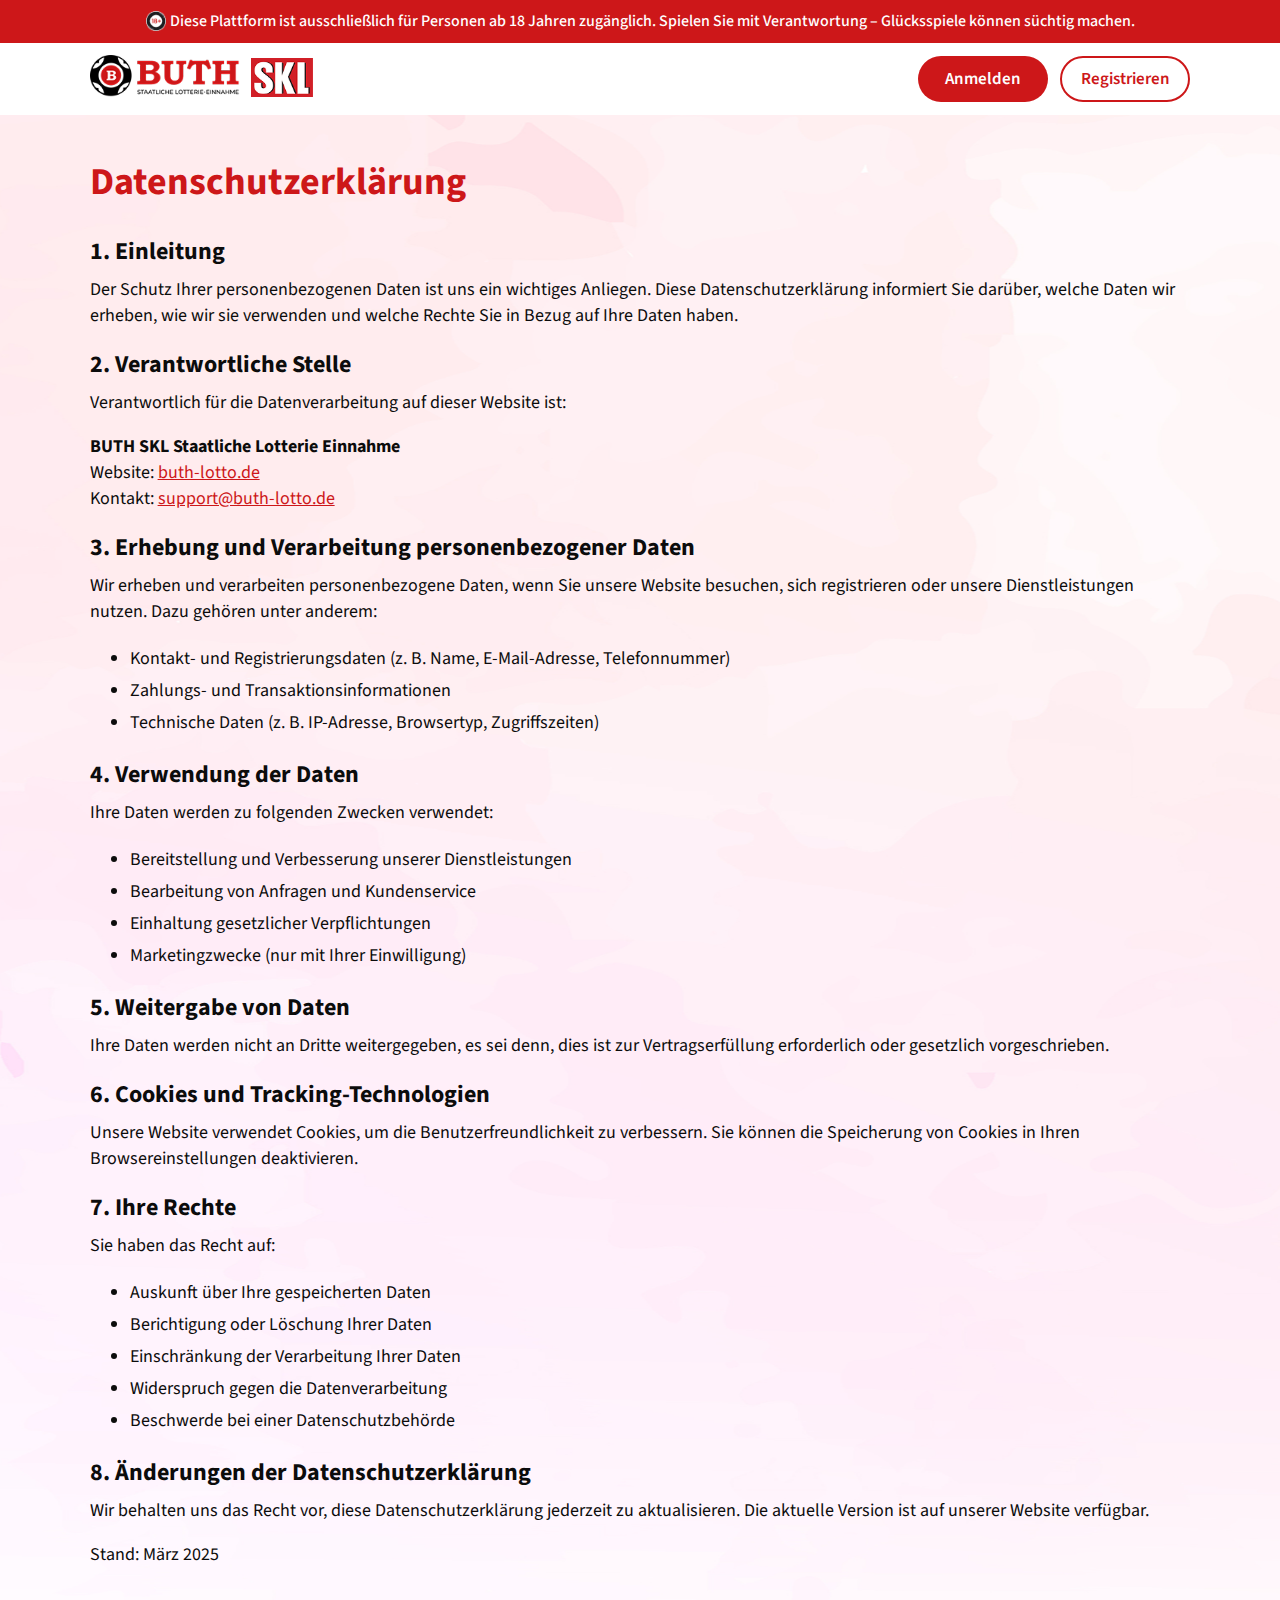
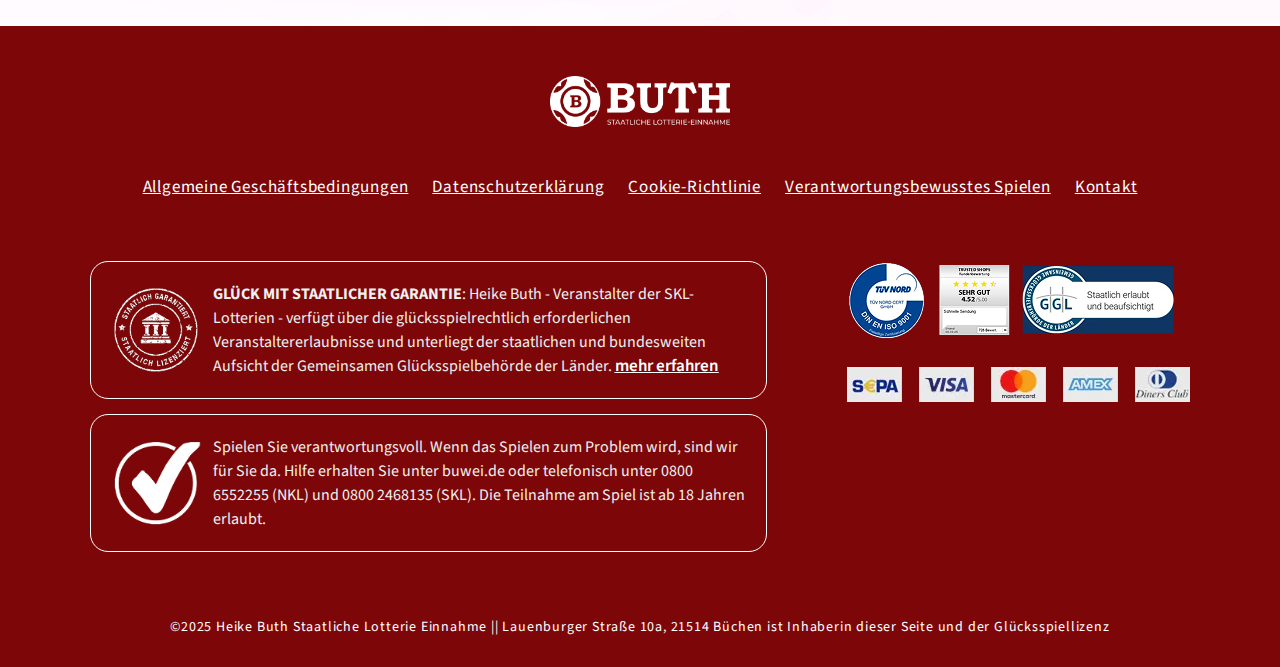
<file: privacy.html>
<!DOCTYPE html>
<html lang="de">
    <head>
        <meta charset="UTF-8">
        <meta name="viewport" content="width=device-width, initial-scale=1.0">
        
        <title>BUTH SKL Staatliche Lotterie Einnahme</title>
        <link rel="shortcut icon" href="images/Fav-icon.png" type="image/x-icon">
        
        <meta name="description" content="Offizielle SKL Lotterie Einnahme – BUTH SKL bietet Ihnen die besten Gewinnchancen. Spielen Sie sicher und seriös mit der staatlich lizenzierten Lotterie.">
        <meta name="keywords" content="SKL Lotterie, Staatliche Lotterie, Gewinnspiele, Lotterie Deutschland, SKL Gewinn, Lotterie Teilnahme">
        <meta name="author" content="BUTH SKL Staatliche Lotterie Einnahme">
        
        <meta property="og:title" content="BUTH SKL Staatliche Lotterie Einnahme">
        <meta property="og:description" content="Spielen Sie mit der offiziellen SKL Lotterie und nutzen Sie Ihre Chance auf hohe Gewinne! Staatlich lizenziert und seriös.">
        <meta property="og:url" content="https://buth-lotto.de">
        <meta property="og:type" content="website">
        <meta property="og:image" content="https://buth-lotto.de/images/lotterie-banner.png">
        
        <meta name="twitter:card" content="summary_large_image">
        <meta name="twitter:title" content="BUTH SKL Staatliche Lotterie Einnahme">
        <meta name="twitter:description" content="Die beste Wahl für SKL Lotterie-Fans – Spielen Sie sicher und gewinnen Sie groß!">
        <meta name="twitter:image" content="https://buth-lotto.de/images/lotterie-banner.png">
        
        <link rel="canonical" href="https://buth-lotto.de">
        
        <link rel="stylesheet" href="css/style.css">
        <link rel="stylesheet" href="css/responsive.css">

        <link rel="preconnect" href="https://fonts.googleapis.com">
        <link rel="preconnect" href="https://fonts.gstatic.com" crossorigin>
        <link href="https://fonts.googleapis.com/css2?family=Source+Sans+3:ital,wght@0,200..900;1,200..900&display=swap" rel="stylesheet">
    </head>

    <body>
        <header>
            <div class="skl-disclaimer">
                <p><img src="images/disclaimer-icon.png" alt="Age Disclaimer">Diese Plattform ist ausschließlich für Personen ab 18 Jahren zugänglich. Spielen Sie mit Verantwortung – Glücksspiele können süchtig machen.</p>
            </div>
            <div class="sk-menu-bar">
                <div class="container">
                    <div class="skl-menu-flex">
                        <div class="skl-logo">
                            <a href="/">
                                <img src="images/buth-skl-logo.png" alt="BUTH SKL Staatliche Lotterie Einnahme Logo">
                                <img src="images/skl-red-logo.png" alt="Staatliche Lotterie Einnahme Logo" class="skl-header-logo-two">
                            </a>
                        </div>
                        <div class="skl-header-buttons">
                            <a>
                                <button class="skl-login-btn" onclick="openLoginPopup()">Anmelden</button>
                            </a>
                            <a>
                                <button class="skl-register-btn" onclick="openRegisterPopup()">Registrieren</button>
                            </a>                        
                        </div>
                        <div class="skl-hamburger" id="hamburger-menu">
                            <img src="images/toggle-bar.png" alt="">
                        </div>
                    </div>
                </div>
                <div>
                    <div id="registerPopup" class="popup-container">
                        <div class="popup">
                            <div class="popup-left"></div>
                            <div class="popup-right">
                                <span class="close-button" onclick="closeRegisterPopup()">&times;</span>
                                <div class="popup-logo">
                                    <img src="images/buth-skl-logo.png" alt="BUTH SKL Staatliche Lotterie Einnahme Logo">
                                </div>
                                <h2>Konto Registrieren</h2>
                                <p>Schließen Sie sich tausenden Nutzern weltweit an</p>
                                <form id="registerForm">
                                    <label>Vollständiger Name</label>
                                    <input type="text" id="fullName" required>
                    
                                    <label>E-Mail-Adresse</label>
                                    <input type="email" id="email" required>
                    
                                    <label>Passwort</label>
                                    <input type="password" id="password" required>
                                    <p class="password-info">Verwenden Sie mindestens 8 Zeichen mit einer Mischung aus Buchstaben, Zahlen & Symbolen</p>
                    
                                    <label>Passwort bestätigen</label>
                                    <input type="password" id="confirmPassword" required>
                    
                                    <div class="ckeckbox-top-area">
                                        <label class="checkbox-container">
                                            <input type="checkbox" id="ageConfirm" required> Ich bestätige, dass ich mindestens 18 Jahre alt bin
                                        </label>
                                        <label class="checkbox-container">
                                            <input type="checkbox" id="termsConfirm" required> Ich stimme den Nutzungsbedingungen und der Datenschutzrichtlinie zu
                                        </label>
                                    </div>
                    
                                    <button type="submit" class="register-btn">JETZT REGISTRIEREN</button>
                                </form>
                                <p class="have-account">Sie haben bereits ein Konto? <a href="#" onclick="openLoginPopup()">Einloggen</a></p>
                            </div>
                        </div>
                    </div>
                    <div id="loginPopup" class="popup-container">
                        <div class="popup">
                            <div class="popup-left-login"></div>
                            <div class="popup-right">
                                <span class="close-button" onclick="closeLoginPopup()">&times;</span>
                                <div class="popup-logo">
                                    <img src="images/buth-skl-logo.png" alt="BUTH SKL Staatliche Lotterie Einnahme Logo">
                                </div>
                                <h2>In Ihr Konto einloggen</h2>
                                <p>Schließen Sie sich tausenden Nutzern weltweit an</p>
                                <form id="loginForm">
                                    <label>E-Mail-Adresse</label>
                                    <input type="email" id="loginEmail" required>
                    
                                    <label>Passwort</label>
                                    <input type="password" id="loginPassword" required>
                    
                                    <button type="submit" class="register-btn">LOGIN</button>
                                </form>
                                <p class="have-account"><a href="#" onclick="openForgotPasswordPopup()">Passwort vergessen?</a></p>
                                <p class="have-account">Noch kein Konto? <a href="#" onclick="openRegisterPopup()">Registrieren</a></p>
                            </div>
                        </div>
                    </div>
                    <div id="forgotPasswordPopup" class="popup-container">
                        <div class="popup">
                            <div class="popup-left-login"></div>
                            <div class="popup-right">
                                <span class="close-button" onclick="closeForgotPasswordPopup()">&times;</span>
                                <div class="popup-logo">
                                    <img src="images/buth-skl-logo.png" alt="BUTH SKL Staatliche Lotterie Einnahme Logo">
                                </div>
                                <h2>Passwort Zurücksetzen</h2>
                                <p>Geben Sie Ihre E-Mail-Adresse ein, um einen Zurücksetzungslink zu erhalten</p>
                                <form id="forgotPasswordForm">
                                    <label>E-Mail-Adresse</label>
                                    <input type="email" id="forgotPasswordEmail" required>
                    
                                    <button type="submit" class="register-btn">ZURÜCKSETZUNGS-LINK SENDEN</button>
                                </form>
                                <p class="have-account"><a href="#" onclick="openLoginPopup()">Zurück zum Login</a></p>
                            </div>
                        </div>
                    </div>
                    
                    <style>
                        .popup-container {
                            display: none;
                            position: fixed;
                            top: 0;
                            left: 0;
                            width: 100%;
                            height: 100%;
                            background: rgba(0, 0, 0, 0.829);
                            justify-content: center;
                            align-items: center;
                            z-index: 9999999;
                        }
                        .popup {
                            display: flex;
                            width: 1150px;
                            background: #fff;
                            border-radius: 8px;
                            overflow: hidden;
                        }
                        .popup-left {
                            width: 50%;
                            background: url('images/registration-popup-background.png') center/cover;
                            background-position: center;
                        }
                        .popup-left-login {
                            width: 50%;
                            background: url('images/login-popup-background.png') center/cover;
                            min-height: 550px;
                        }
                        .popup-right {
                            width: 50%;
                            padding: 80px;
                            text-align: left;
                            background-image: url('images/pink-background.png');
                        }
                        .popup-logo{
                            text-align: center;
                        }
                        .popup-logo > img{
                            width: 120px;
                        }
                        .popup-right h2 {
                            color: #0C0C0C;
                            font-size: 30px;
                            font-weight: 600;
                            padding-top: 12px;
                            text-align: center;
                        }
                        .popup-right p {
                            color: #0C0C0C;
                            font-size: 17px;
                            font-weight: 400;
                            padding-bottom: 12px;
                            text-align: center;
                        }
                        p.password-info {
                            color: #F1201E;
                            font-size: 10px;
                            font-style: normal;
                            font-weight: 500;
                            line-height: normal;
                            padding: 0px;
                            text-align: left;
                        }
                        .close-button {
                            font-size: 32px;
                            color: #333333;
                            float: inline-end;
                            cursor: pointer;
                            font-weight: 600;
                            position: relative;
                            left: 50px;
                            top: -15px;
                        }
                        .close-button:hover {
                            color: red;
                        }
                        form {
                            display: flex;
                            flex-direction: column;
                        }
                        label {
                            margin-top: 12px;
                            color: #0C0C0C;
                            font-size: 16px;
                            font-weight: 500;
                        }
                        input {
                            width: 100%;
                            padding: 6px 8px;
                            margin-top: 1px;
                            border-radius: 4px;
                            background: #ffffff;
                            border: 1px solid #80808042;
                            outline: none;
                            font-size: 16px;
                        }
                        label.checkbox-container {
                            display: flex;
                            align-items: baseline;
                            gap: 4px;
                        }
                        input[type="checkbox"] {
                            width: 22px;
                            position: relative;
                            top: 2px;
                        }
                        .checkbox-container {
                            color: #0C0C0C;
                            font-size: 15px;
                            font-style: normal;
                            font-weight: 400;
                            line-height: 20px;
                        }
                        .ckeckbox-top-area {
                            padding-top: 12px;
                        }
                        button.register-btn {
                            border-radius: 35px;
                            background: #CD1719;
                            padding: 7px;
                            margin-top: 15px;
                            cursor: pointer;
                            border: none;
                            color: #FFF;
                            font-size: 17px;
                            font-weight: 500;
                            letter-spacing: 1.15px;
                            margin-top: 20px;
                        }
                        button.register-btn:hover {
                            background: #bd0e11;;
                        }
                        p.have-account {
                            color: #0C0C0C;
                            font-size: 16px;
                            text-align: center;
                            padding-top: 25px;
                        }
                        .have-account > a {
                            color: #F1201E;
                            text-decoration: underline;
                            cursor: pointer;
                        }
                        @media (max-width: 768px) {
                            .popup {
                                flex-direction: column;
                                width: 90%;
                                overflow: scroll;
                            }
        
                            .popup-left,
                            .popup-left-login {
                                display: none;
                            }
        
                            .popup-right {
                                width: 100%;
                            }
                            .popup-right h2 {
                                font-size: 32px;
                                line-height: normal;
                                padding-top: 15px;
                            }
                            button.register-btn {
                                margin-top: 10px;
                            }
                            p.have-account {
                                padding: 15px 0px 0px 0px;
                            }
                            .popup-right {
                                padding: 30px 20px;
                            }
                            .close-button {
                                left: 0px;
                            }
                        }
                    </style>
                    <script>
                        function openRegisterPopup() {
                            closeAllPopups();
                            document.getElementById("registerPopup").style.display = "flex";
                        }
                    
                        function closeRegisterPopup() {
                            document.getElementById("registerPopup").style.display = "none";
                        }
                    
                        function openLoginPopup() {
                            closeAllPopups();
                            document.getElementById("loginPopup").style.display = "flex";
                        }
                    
                        function closeLoginPopup() {
                            document.getElementById("loginPopup").style.display = "none";
                        }
                    
                        function openForgotPasswordPopup() {
                            closeAllPopups();
                            document.getElementById("forgotPasswordPopup").style.display = "flex";
                        }
                    
                        function closeForgotPasswordPopup() {
                            document.getElementById("forgotPasswordPopup").style.display = "none";
                        }
                    
                        function closeAllPopups() {
                            document.getElementById("registerPopup").style.display = "none";
                            document.getElementById("loginPopup").style.display = "none";
                            document.getElementById("forgotPasswordPopup").style.display = "none";
                        }
                    
                        window.onclick = function(event) {
                            if (event.target.classList.contains("popup-container")) {
                                closeAllPopups();
                            }
                        };
                    </script>
                </div>
            </div>
            <div class="skl-mobile-menu" id="mobile-menu">
                <div class="close-btn" id="close-btn">
                    <img src="images/close.png" alt="">
                </div>
                <a>
                    <button class="skl-login-btn" onclick="openLoginPopup()">Anmelden</button>
                </a>
                <a>
                    <button class="skl-register-btn" onclick="openRegisterPopup()">Registrieren</button>
                </a>
            </div>
        </header>
        <main>
            <section class="skl-subpages-bg">
                <div class="container">
                    <div class="skl-subpages-text">
                        <h2>Datenschutzerklärung</h2>
                        <h3>1. Einleitung</h3>
                        <p>Der Schutz Ihrer personenbezogenen Daten ist uns ein wichtiges Anliegen. Diese Datenschutzerklärung informiert Sie darüber, welche Daten wir erheben, wie wir sie verwenden und welche Rechte Sie in Bezug auf Ihre Daten haben.</p>
                    
                        <h3>2. Verantwortliche Stelle</h3>
                        <p>Verantwortlich für die Datenverarbeitung auf dieser Website ist:</p>
                        <p><strong>BUTH SKL Staatliche Lotterie Einnahme</strong><br>
                           Website: <a href="https://buth-lotto.de">buth-lotto.de</a><br>
                           Kontakt: <a href="mailto:support@buth-lotto.de">support@buth-lotto.de</a>
                        </p>
                    
                        <h3>3. Erhebung und Verarbeitung personenbezogener Daten</h3>
                        <p>Wir erheben und verarbeiten personenbezogene Daten, wenn Sie unsere Website besuchen, sich registrieren oder unsere Dienstleistungen nutzen. Dazu gehören unter anderem:</p>
                        <ul>
                            <li>Kontakt- und Registrierungsdaten (z. B. Name, E-Mail-Adresse, Telefonnummer)</li>
                            <li>Zahlungs- und Transaktionsinformationen</li>
                            <li>Technische Daten (z. B. IP-Adresse, Browsertyp, Zugriffszeiten)</li>
                        </ul>
                    
                        <h3>4. Verwendung der Daten</h3>
                        <p>Ihre Daten werden zu folgenden Zwecken verwendet:</p>
                        <ul>
                            <li>Bereitstellung und Verbesserung unserer Dienstleistungen</li>
                            <li>Bearbeitung von Anfragen und Kundenservice</li>
                            <li>Einhaltung gesetzlicher Verpflichtungen</li>
                            <li>Marketingzwecke (nur mit Ihrer Einwilligung)</li>
                        </ul>
                    
                        <h3>5. Weitergabe von Daten</h3>
                        <p>Ihre Daten werden nicht an Dritte weitergegeben, es sei denn, dies ist zur Vertragserfüllung erforderlich oder gesetzlich vorgeschrieben.</p>
                    
                        <h3>6. Cookies und Tracking-Technologien</h3>
                        <p>Unsere Website verwendet Cookies, um die Benutzerfreundlichkeit zu verbessern. Sie können die Speicherung von Cookies in Ihren Browsereinstellungen deaktivieren.</p>
                    
                        <h3>7. Ihre Rechte</h3>
                        <p>Sie haben das Recht auf:</p>
                        <ul>
                            <li>Auskunft über Ihre gespeicherten Daten</li>
                            <li>Berichtigung oder Löschung Ihrer Daten</li>
                            <li>Einschränkung der Verarbeitung Ihrer Daten</li>
                            <li>Widerspruch gegen die Datenverarbeitung</li>
                            <li>Beschwerde bei einer Datenschutzbehörde</li>
                        </ul>
                    
                        <h3>8. Änderungen der Datenschutzerklärung</h3>
                        <p>Wir behalten uns das Recht vor, diese Datenschutzerklärung jederzeit zu aktualisieren. Die aktuelle Version ist auf unserer Website verfügbar.</p>
                    
                        <p>Stand: März 2025</p>
                    </div>
                </div>
            </section>
        </main>
        <footer>
            <div class="container">
                <div class="footer-logo">
                    <a href="/">
                        <img src="images/BUTH-Light-LOGO.png" alt="BUTH Logo">
                    </a>
                </div>
                <div class="skl-links">
                    <ul>
                        <li>
                            <a href="terms.html">Allgemeine Geschäftsbedingungen</a>
                        </li>
                        <li>
                            <a href="privacy.html">Datenschutzerklärung</a>
                        </li>
                        <li>
                            <a href="cookie.html">Cookie-Richtlinie</a>
                        </li>
                        <li>
                            <a href="responsible-gaming.html">Verantwortungsbewusstes Spielen</a>
                        </li>
                        <li>
                            <a href="contact.html">Kontakt</a>
                        </li>
                    </ul>
                </div>
                <div class="footer-brands-flex">
                    <div class="footer-brand-context">
                        <ul>
                            <li>
                                <img src="images/verantwortung-footer-img.png" alt="">
                                <p><strong>GLÜCK MIT STAATLICHER GARANTIE</strong>: Heike Buth - Veranstalter der SKL-Lotterien - verfügt über die glücksspielrechtlich erforderlichen Veranstaltererlaubnisse und unterliegt der staatlichen und bundesweiten Aufsicht der Gemeinsamen Glücksspielbehörde der Länder. <a href="https://www.gluecksspiel-behoerde.de" target="_blank"><u>mehr erfahren</u></a></p>
                            </li>
                            <li>
                                <img src="images/verantwortung-footer-img-2.png" alt="">
                                <p>Spielen Sie verantwortungsvoll. Wenn das Spielen zum Problem wird, sind wir für Sie da. Hilfe erhalten Sie unter buwei.de oder telefonisch unter 0800 6552255 (NKL) und 0800 2468135 (SKL). Die Teilnahme am Spiel ist ab 18 Jahren erlaubt.</p>
                            </li>
                        </ul>
                    </div>
                    <div class="brand-logos-flex">
                        <ul>
                            <li>
                                <a href="https://www.tuev-nord.de/de/unternehmen" target="_blank">
                                    <img src="images/tuev.png" alt="tuev">
                                </a>
                            </li>
                            <li>
                                <img src="images/X5B281EB3EE2067BF488AF7C42019A7A.png">
                            </li>
                            <li>
                                <a href="https://gluecksspiel-behoerde.de/de/" target="_blank">
                                    <img src="images/ggl-siegel.png" alt="GGL">
                                </a>
                            </li>
                        </ul>
                        <div>
                            <img src="images/payment.png" alt="Zahlungen">
                        </div>
                    </div>
                </div>
                <div class="skl-copyright">
                    <p>©2025 Heike Buth Staatliche Lotterie Einnahme || Lauenburger Straße 10a, 21514 Büchen ist Inhaberin dieser Seite und der Glücksspiellizenz</p>
                </div>
            </div>
        </footer>
        <script>
        document.getElementById('hamburger-menu').addEventListener('click', function() {
                document.getElementById('mobile-menu').classList.toggle('active');
            });

            document.getElementById('close-btn').addEventListener('click', function() {
                document.getElementById('mobile-menu').classList.remove('active');
            });
        </script>
    </body>
</html>
</file>
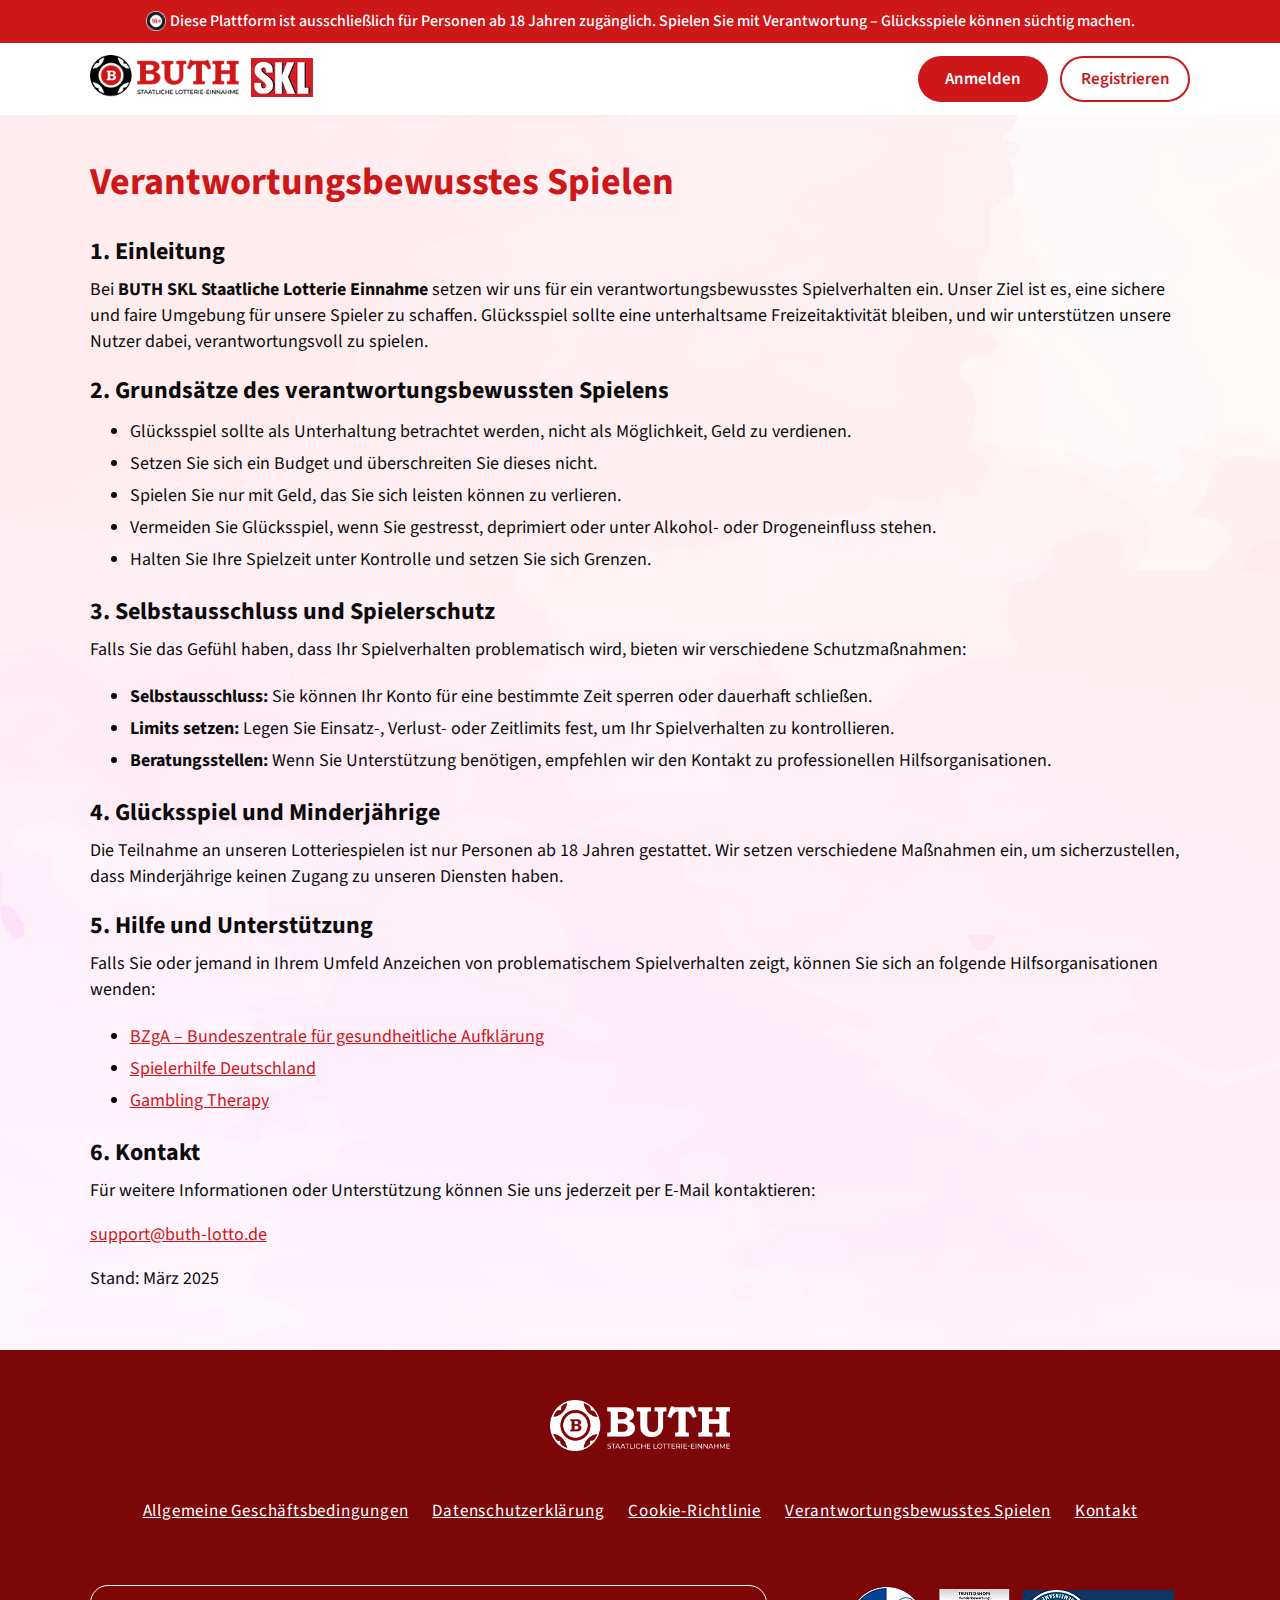
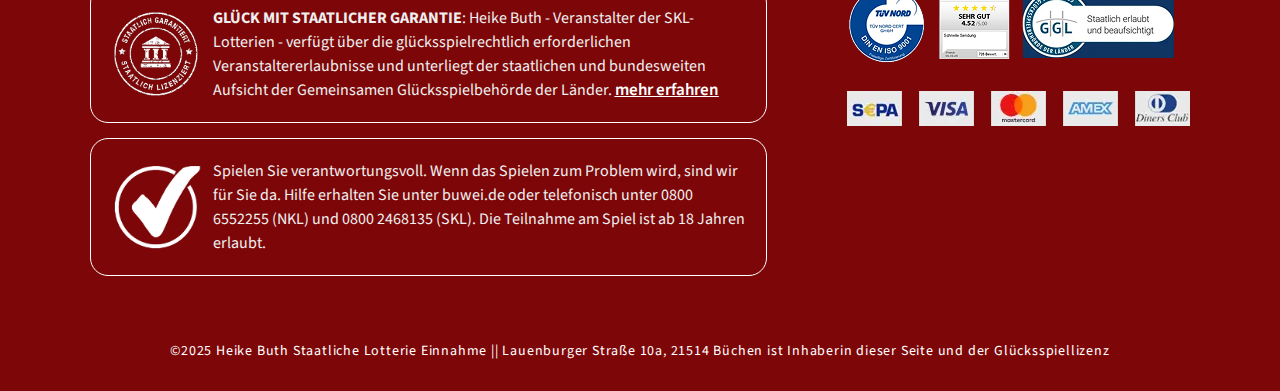
<file: responsible-gaming.html>
<!DOCTYPE html>
<html lang="de">
    <head>
        <meta charset="UTF-8">
        <meta name="viewport" content="width=device-width, initial-scale=1.0">
        
        <title>BUTH SKL Staatliche Lotterie Einnahme</title>
        <link rel="shortcut icon" href="images/Fav-icon.png" type="image/x-icon">
        
        <meta name="description" content="Offizielle SKL Lotterie Einnahme – BUTH SKL bietet Ihnen die besten Gewinnchancen. Spielen Sie sicher und seriös mit der staatlich lizenzierten Lotterie.">
        <meta name="keywords" content="SKL Lotterie, Staatliche Lotterie, Gewinnspiele, Lotterie Deutschland, SKL Gewinn, Lotterie Teilnahme">
        <meta name="author" content="BUTH SKL Staatliche Lotterie Einnahme">
        
        <meta property="og:title" content="BUTH SKL Staatliche Lotterie Einnahme">
        <meta property="og:description" content="Spielen Sie mit der offiziellen SKL Lotterie und nutzen Sie Ihre Chance auf hohe Gewinne! Staatlich lizenziert und seriös.">
        <meta property="og:url" content="https://buth-lotto.de">
        <meta property="og:type" content="website">
        <meta property="og:image" content="https://buth-lotto.de/images/lotterie-banner.png">
        
        <meta name="twitter:card" content="summary_large_image">
        <meta name="twitter:title" content="BUTH SKL Staatliche Lotterie Einnahme">
        <meta name="twitter:description" content="Die beste Wahl für SKL Lotterie-Fans – Spielen Sie sicher und gewinnen Sie groß!">
        <meta name="twitter:image" content="https://buth-lotto.de/images/lotterie-banner.png">
        
        <link rel="canonical" href="https://buth-lotto.de">
        
        <link rel="stylesheet" href="css/style.css">
        <link rel="stylesheet" href="css/responsive.css">

        <link rel="preconnect" href="https://fonts.googleapis.com">
        <link rel="preconnect" href="https://fonts.gstatic.com" crossorigin>
        <link href="https://fonts.googleapis.com/css2?family=Source+Sans+3:ital,wght@0,200..900;1,200..900&display=swap" rel="stylesheet">
    </head>

    <body>
        <header>
            <div class="skl-disclaimer">
                <p><img src="images/disclaimer-icon.png" alt="Age Disclaimer">Diese Plattform ist ausschließlich für Personen ab 18 Jahren zugänglich. Spielen Sie mit Verantwortung – Glücksspiele können süchtig machen.</p>
            </div>
            <div class="sk-menu-bar">
                <div class="container">
                    <div class="skl-menu-flex">
                        <div class="skl-logo">
                            <a href="/">
                                <img src="images/buth-skl-logo.png" alt="BUTH SKL Staatliche Lotterie Einnahme Logo">
                                <img src="images/skl-red-logo.png" alt="Staatliche Lotterie Einnahme Logo" class="skl-header-logo-two">
                            </a>
                        </div>
                        <div class="skl-header-buttons">
                            <a>
                                <button class="skl-login-btn" onclick="openLoginPopup()">Anmelden</button>
                            </a>
                            <a>
                                <button class="skl-register-btn" onclick="openRegisterPopup()">Registrieren</button>
                            </a>                        
                        </div>
                        <div class="skl-hamburger" id="hamburger-menu">
                            <img src="images/toggle-bar.png" alt="">
                        </div>
                    </div>
                </div>
                <div>
                    <div id="registerPopup" class="popup-container">
                        <div class="popup">
                            <div class="popup-left"></div>
                            <div class="popup-right">
                                <span class="close-button" onclick="closeRegisterPopup()">&times;</span>
                                <div class="popup-logo">
                                    <img src="images/buth-skl-logo.png" alt="BUTH SKL Staatliche Lotterie Einnahme Logo">
                                </div>
                                <h2>Konto Registrieren</h2>
                                <p>Schließen Sie sich tausenden Nutzern weltweit an</p>
                                <form id="registerForm">
                                    <label>Vollständiger Name</label>
                                    <input type="text" id="fullName" required>
                    
                                    <label>E-Mail-Adresse</label>
                                    <input type="email" id="email" required>
                    
                                    <label>Passwort</label>
                                    <input type="password" id="password" required>
                                    <p class="password-info">Verwenden Sie mindestens 8 Zeichen mit einer Mischung aus Buchstaben, Zahlen & Symbolen</p>
                    
                                    <label>Passwort bestätigen</label>
                                    <input type="password" id="confirmPassword" required>
                    
                                    <div class="ckeckbox-top-area">
                                        <label class="checkbox-container">
                                            <input type="checkbox" id="ageConfirm" required> Ich bestätige, dass ich mindestens 18 Jahre alt bin
                                        </label>
                                        <label class="checkbox-container">
                                            <input type="checkbox" id="termsConfirm" required> Ich stimme den Nutzungsbedingungen und der Datenschutzrichtlinie zu
                                        </label>
                                    </div>
                    
                                    <button type="submit" class="register-btn">JETZT REGISTRIEREN</button>
                                </form>
                                <p class="have-account">Sie haben bereits ein Konto? <a href="#" onclick="openLoginPopup()">Einloggen</a></p>
                            </div>
                        </div>
                    </div>
                    <div id="loginPopup" class="popup-container">
                        <div class="popup">
                            <div class="popup-left-login"></div>
                            <div class="popup-right">
                                <span class="close-button" onclick="closeLoginPopup()">&times;</span>
                                <div class="popup-logo">
                                    <img src="images/buth-skl-logo.png" alt="BUTH SKL Staatliche Lotterie Einnahme Logo">
                                </div>
                                <h2>In Ihr Konto einloggen</h2>
                                <p>Schließen Sie sich tausenden Nutzern weltweit an</p>
                                <form id="loginForm">
                                    <label>E-Mail-Adresse</label>
                                    <input type="email" id="loginEmail" required>
                    
                                    <label>Passwort</label>
                                    <input type="password" id="loginPassword" required>
                    
                                    <button type="submit" class="register-btn">LOGIN</button>
                                </form>
                                <p class="have-account"><a href="#" onclick="openForgotPasswordPopup()">Passwort vergessen?</a></p>
                                <p class="have-account">Noch kein Konto? <a href="#" onclick="openRegisterPopup()">Registrieren</a></p>
                            </div>
                        </div>
                    </div>
                    <div id="forgotPasswordPopup" class="popup-container">
                        <div class="popup">
                            <div class="popup-left-login"></div>
                            <div class="popup-right">
                                <span class="close-button" onclick="closeForgotPasswordPopup()">&times;</span>
                                <div class="popup-logo">
                                    <img src="images/buth-skl-logo.png" alt="BUTH SKL Staatliche Lotterie Einnahme Logo">
                                </div>
                                <h2>Passwort Zurücksetzen</h2>
                                <p>Geben Sie Ihre E-Mail-Adresse ein, um einen Zurücksetzungslink zu erhalten</p>
                                <form id="forgotPasswordForm">
                                    <label>E-Mail-Adresse</label>
                                    <input type="email" id="forgotPasswordEmail" required>
                    
                                    <button type="submit" class="register-btn">ZURÜCKSETZUNGS-LINK SENDEN</button>
                                </form>
                                <p class="have-account"><a href="#" onclick="openLoginPopup()">Zurück zum Login</a></p>
                            </div>
                        </div>
                    </div>
                    
                    <style>
                        .popup-container {
                            display: none;
                            position: fixed;
                            top: 0;
                            left: 0;
                            width: 100%;
                            height: 100%;
                            background: rgba(0, 0, 0, 0.829);
                            justify-content: center;
                            align-items: center;
                            z-index: 9999999;
                        }
                        .popup {
                            display: flex;
                            width: 1150px;
                            background: #fff;
                            border-radius: 8px;
                            overflow: hidden;
                        }
                        .popup-left {
                            width: 50%;
                            background: url('images/registration-popup-background.png') center/cover;
                            background-position: center;
                        }
                        .popup-left-login {
                            width: 50%;
                            background: url('images/login-popup-background.png') center/cover;
                            min-height: 550px;
                        }
                        .popup-right {
                            width: 50%;
                            padding: 80px;
                            text-align: left;
                            background-image: url('images/pink-background.png');
                        }
                        .popup-logo{
                            text-align: center;
                        }
                        .popup-logo > img{
                            width: 120px;
                        }
                        .popup-right h2 {
                            color: #0C0C0C;
                            font-size: 30px;
                            font-weight: 600;
                            padding-top: 12px;
                            text-align: center;
                        }
                        .popup-right p {
                            color: #0C0C0C;
                            font-size: 17px;
                            font-weight: 400;
                            padding-bottom: 12px;
                            text-align: center;
                        }
                        p.password-info {
                            color: #F1201E;
                            font-size: 10px;
                            font-style: normal;
                            font-weight: 500;
                            line-height: normal;
                            padding: 0px;
                            text-align: left;
                        }
                        .close-button {
                            font-size: 32px;
                            color: #333333;
                            float: inline-end;
                            cursor: pointer;
                            font-weight: 600;
                            position: relative;
                            left: 50px;
                            top: -15px;
                        }
                        .close-button:hover {
                            color: red;
                        }
                        form {
                            display: flex;
                            flex-direction: column;
                        }
                        label {
                            margin-top: 12px;
                            color: #0C0C0C;
                            font-size: 16px;
                            font-weight: 500;
                        }
                        input {
                            width: 100%;
                            padding: 6px 8px;
                            margin-top: 1px;
                            border-radius: 4px;
                            background: #ffffff;
                            border: 1px solid #80808042;
                            outline: none;
                            font-size: 16px;
                        }
                        label.checkbox-container {
                            display: flex;
                            align-items: baseline;
                            gap: 4px;
                        }
                        input[type="checkbox"] {
                            width: 22px;
                            position: relative;
                            top: 2px;
                        }
                        .checkbox-container {
                            color: #0C0C0C;
                            font-size: 15px;
                            font-style: normal;
                            font-weight: 400;
                            line-height: 20px;
                        }
                        .ckeckbox-top-area {
                            padding-top: 12px;
                        }
                        button.register-btn {
                            border-radius: 35px;
                            background: #CD1719;
                            padding: 7px;
                            margin-top: 15px;
                            cursor: pointer;
                            border: none;
                            color: #FFF;
                            font-size: 17px;
                            font-weight: 500;
                            letter-spacing: 1.15px;
                            margin-top: 20px;
                        }
                        button.register-btn:hover {
                            background: #bd0e11;;
                        }
                        p.have-account {
                            color: #0C0C0C;
                            font-size: 16px;
                            text-align: center;
                            padding-top: 25px;
                        }
                        .have-account > a {
                            color: #F1201E;
                            text-decoration: underline;
                            cursor: pointer;
                        }
                        @media (max-width: 768px) {
                            .popup {
                                flex-direction: column;
                                width: 90%;
                                overflow: scroll;
                            }
        
                            .popup-left,
                            .popup-left-login {
                                display: none;
                            }
        
                            .popup-right {
                                width: 100%;
                            }
                            .popup-right h2 {
                                font-size: 32px;
                                line-height: normal;
                                padding-top: 15px;
                            }
                            button.register-btn {
                                margin-top: 10px;
                            }
                            p.have-account {
                                padding: 15px 0px 0px 0px;
                            }
                            .popup-right {
                                padding: 30px 20px;
                            }
                            .close-button {
                                left: 0px;
                            }
                        }
                    </style>
                    <script>
                        function openRegisterPopup() {
                            closeAllPopups();
                            document.getElementById("registerPopup").style.display = "flex";
                        }
                    
                        function closeRegisterPopup() {
                            document.getElementById("registerPopup").style.display = "none";
                        }
                    
                        function openLoginPopup() {
                            closeAllPopups();
                            document.getElementById("loginPopup").style.display = "flex";
                        }
                    
                        function closeLoginPopup() {
                            document.getElementById("loginPopup").style.display = "none";
                        }
                    
                        function openForgotPasswordPopup() {
                            closeAllPopups();
                            document.getElementById("forgotPasswordPopup").style.display = "flex";
                        }
                    
                        function closeForgotPasswordPopup() {
                            document.getElementById("forgotPasswordPopup").style.display = "none";
                        }
                    
                        function closeAllPopups() {
                            document.getElementById("registerPopup").style.display = "none";
                            document.getElementById("loginPopup").style.display = "none";
                            document.getElementById("forgotPasswordPopup").style.display = "none";
                        }
                    
                        window.onclick = function(event) {
                            if (event.target.classList.contains("popup-container")) {
                                closeAllPopups();
                            }
                        };
                    </script>
                </div>
            </div>
            <div class="skl-mobile-menu" id="mobile-menu">
                <div class="close-btn" id="close-btn">
                    <img src="images/close.png" alt="">
                </div>
                <a>
                    <button class="skl-login-btn" onclick="openLoginPopup()">Anmelden</button>
                </a>
                <a>
                    <button class="skl-register-btn" onclick="openRegisterPopup()">Registrieren</button>
                </a>
            </div>
        </header>
        <main>
            <section class="skl-subpages-bg">
                <div class="container">
                    <div class="skl-subpages-text">
                        <h2>Verantwortungsbewusstes Spielen</h2>
                    
                        <h3>1. Einleitung</h3>
                        <p>Bei <strong>BUTH SKL Staatliche Lotterie Einnahme</strong> setzen wir uns für ein verantwortungsbewusstes Spielverhalten ein. Unser Ziel ist es, eine sichere und faire Umgebung für unsere Spieler zu schaffen. Glücksspiel sollte eine unterhaltsame Freizeitaktivität bleiben, und wir unterstützen unsere Nutzer dabei, verantwortungsvoll zu spielen.</p>
                    
                        <h3>2. Grundsätze des verantwortungsbewussten Spielens</h3>
                        <ul>
                            <li>Glücksspiel sollte als Unterhaltung betrachtet werden, nicht als Möglichkeit, Geld zu verdienen.</li>
                            <li>Setzen Sie sich ein Budget und überschreiten Sie dieses nicht.</li>
                            <li>Spielen Sie nur mit Geld, das Sie sich leisten können zu verlieren.</li>
                            <li>Vermeiden Sie Glücksspiel, wenn Sie gestresst, deprimiert oder unter Alkohol- oder Drogeneinfluss stehen.</li>
                            <li>Halten Sie Ihre Spielzeit unter Kontrolle und setzen Sie sich Grenzen.</li>
                        </ul>
                    
                        <h3>3. Selbstausschluss und Spielerschutz</h3>
                        <p>Falls Sie das Gefühl haben, dass Ihr Spielverhalten problematisch wird, bieten wir verschiedene Schutzmaßnahmen:</p>
                        <ul>
                            <li><strong>Selbstausschluss:</strong> Sie können Ihr Konto für eine bestimmte Zeit sperren oder dauerhaft schließen.</li>
                            <li><strong>Limits setzen:</strong> Legen Sie Einsatz-, Verlust- oder Zeitlimits fest, um Ihr Spielverhalten zu kontrollieren.</li>
                            <li><strong>Beratungsstellen:</strong> Wenn Sie Unterstützung benötigen, empfehlen wir den Kontakt zu professionellen Hilfsorganisationen.</li>
                        </ul>
                    
                        <h3>4. Glücksspiel und Minderjährige</h3>
                        <p>Die Teilnahme an unseren Lotteriespielen ist nur Personen ab 18 Jahren gestattet. Wir setzen verschiedene Maßnahmen ein, um sicherzustellen, dass Minderjährige keinen Zugang zu unseren Diensten haben.</p>
                    
                        <h3>5. Hilfe und Unterstützung</h3>
                        <p>Falls Sie oder jemand in Ihrem Umfeld Anzeichen von problematischem Spielverhalten zeigt, können Sie sich an folgende Hilfsorganisationen wenden:</p>
                        <ul>
                            <li><a href="https://www.bzga.de">BZgA – Bundeszentrale für gesundheitliche Aufklärung</a></li>
                            <li><a href="https://www.spielerhilfe.de">Spielerhilfe Deutschland</a></li>
                            <li><a href="https://www.gamblingtherapy.org/de">Gambling Therapy</a></li>
                        </ul>
                    
                        <h3>6. Kontakt</h3>
                        <p>Für weitere Informationen oder Unterstützung können Sie uns jederzeit per E-Mail kontaktieren:</p>
                        <p><a href="mailto:support@buth-lotto.de">support@buth-lotto.de</a></p>
                    
                        <p>Stand: März 2025</p>
                    </div>
                </div>
            </section>
        </main>
        <footer>
            <div class="container">
                <div class="footer-logo">
                    <a href="/">
                        <img src="images/BUTH-Light-LOGO.png" alt="BUTH Logo">
                    </a>
                </div>
                <div class="skl-links">
                    <ul>
                        <li>
                            <a href="terms.html">Allgemeine Geschäftsbedingungen</a>
                        </li>
                        <li>
                            <a href="privacy.html">Datenschutzerklärung</a>
                        </li>
                        <li>
                            <a href="cookie.html">Cookie-Richtlinie</a>
                        </li>
                        <li>
                            <a href="responsible-gaming.html">Verantwortungsbewusstes Spielen</a>
                        </li>
                        <li>
                            <a href="contact.html">Kontakt</a>
                        </li>
                    </ul>
                </div>
                <div class="footer-brands-flex">
                    <div class="footer-brand-context">
                        <ul>
                            <li>
                                <img src="images/verantwortung-footer-img.png" alt="">
                                <p><strong>GLÜCK MIT STAATLICHER GARANTIE</strong>: Heike Buth - Veranstalter der SKL-Lotterien - verfügt über die glücksspielrechtlich erforderlichen Veranstaltererlaubnisse und unterliegt der staatlichen und bundesweiten Aufsicht der Gemeinsamen Glücksspielbehörde der Länder. <a href="https://www.gluecksspiel-behoerde.de" target="_blank"><u>mehr erfahren</u></a></p>
                            </li>
                            <li>
                                <img src="images/verantwortung-footer-img-2.png" alt="">
                                <p>Spielen Sie verantwortungsvoll. Wenn das Spielen zum Problem wird, sind wir für Sie da. Hilfe erhalten Sie unter buwei.de oder telefonisch unter 0800 6552255 (NKL) und 0800 2468135 (SKL). Die Teilnahme am Spiel ist ab 18 Jahren erlaubt.</p>
                            </li>
                        </ul>
                    </div>
                    <div class="brand-logos-flex">
                        <ul>
                            <li>
                                <a href="https://www.tuev-nord.de/de/unternehmen" target="_blank">
                                    <img src="images/tuev.png" alt="tuev">
                                </a>
                            </li>
                            <li>
                                <img src="images/X5B281EB3EE2067BF488AF7C42019A7A.png">
                            </li>
                            <li>
                                <a href="https://gluecksspiel-behoerde.de/de/" target="_blank">
                                    <img src="images/ggl-siegel.png" alt="GGL">
                                </a>
                            </li>
                        </ul>
                        <div>
                            <img src="images/payment.png" alt="Zahlungen">
                        </div>
                    </div>
                </div>
                <div class="skl-copyright">
                    <p>©2025 Heike Buth Staatliche Lotterie Einnahme || Lauenburger Straße 10a, 21514 Büchen ist Inhaberin dieser Seite und der Glücksspiellizenz</p>
                </div>
            </div>
        </footer>
        <script>
        document.getElementById('hamburger-menu').addEventListener('click', function() {
                document.getElementById('mobile-menu').classList.toggle('active');
            });

            document.getElementById('close-btn').addEventListener('click', function() {
                document.getElementById('mobile-menu').classList.remove('active');
            });
        </script>
    </body>
</html>
</file>
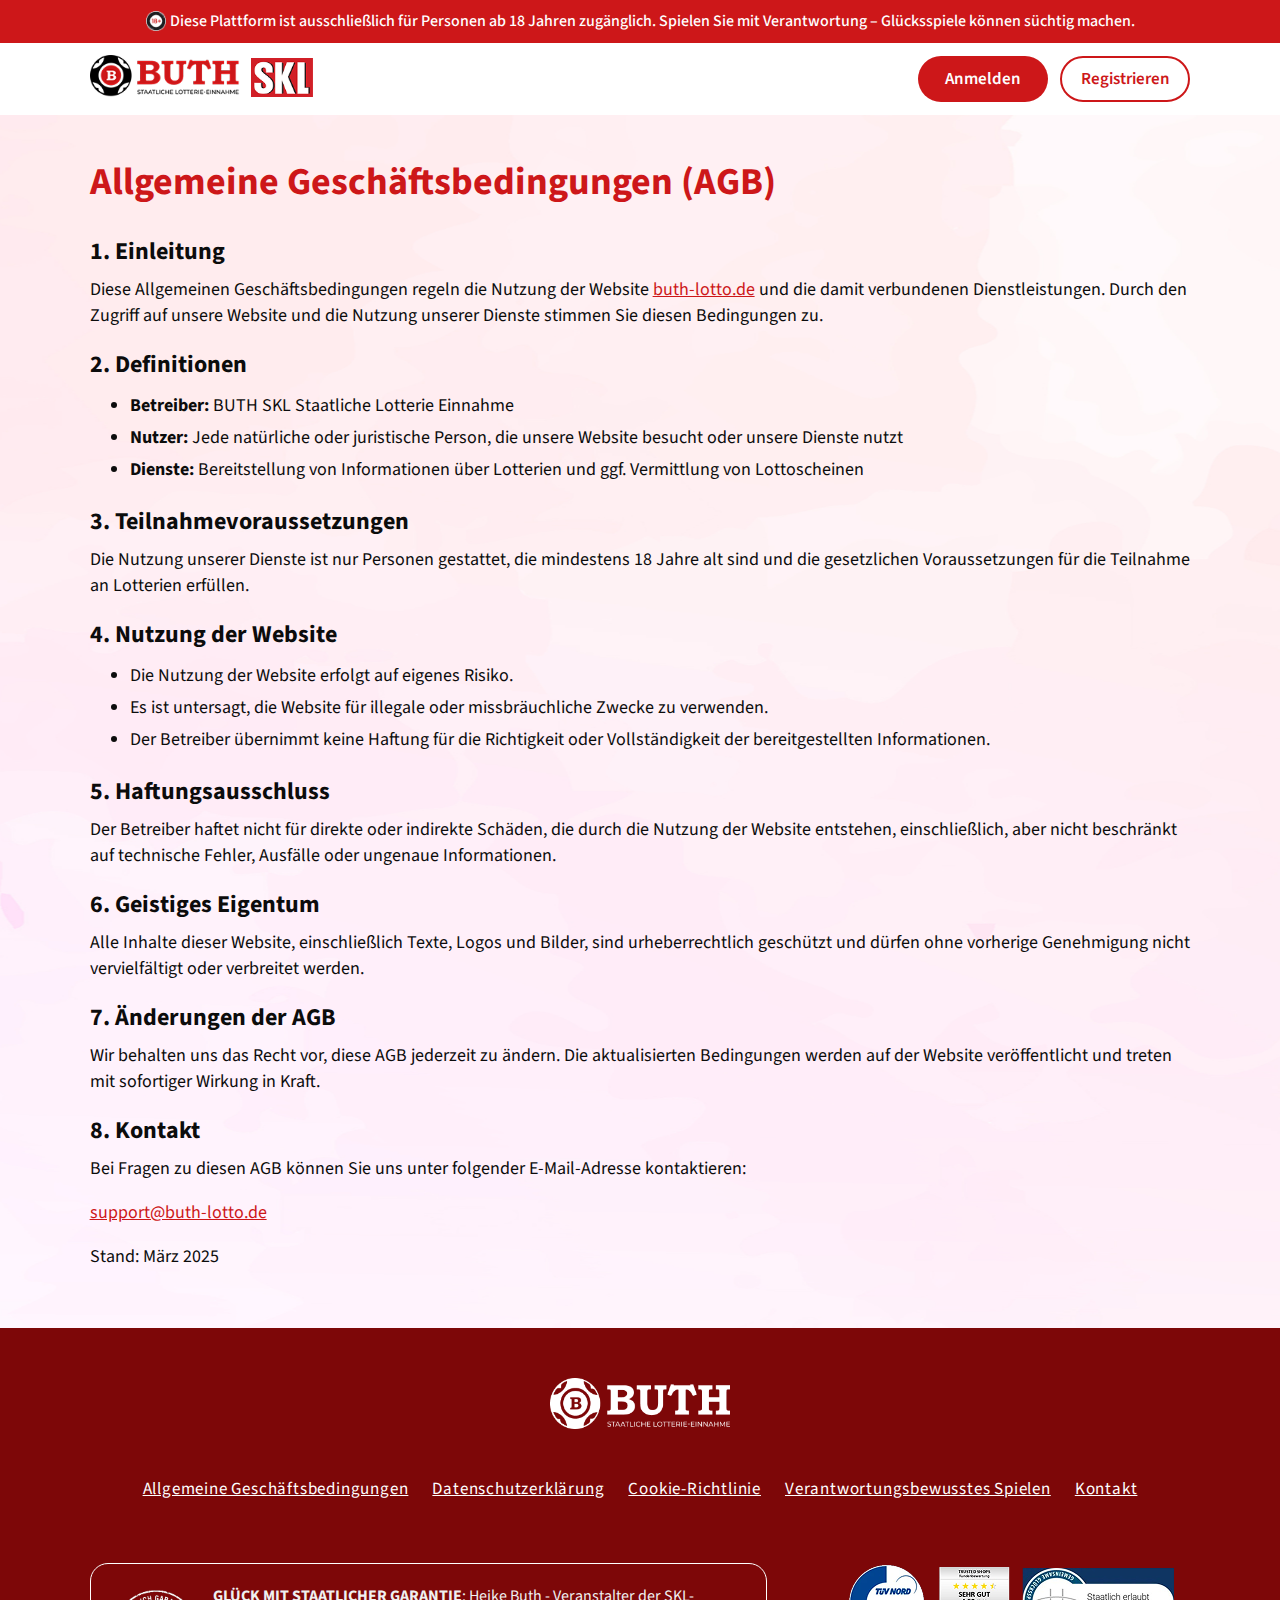
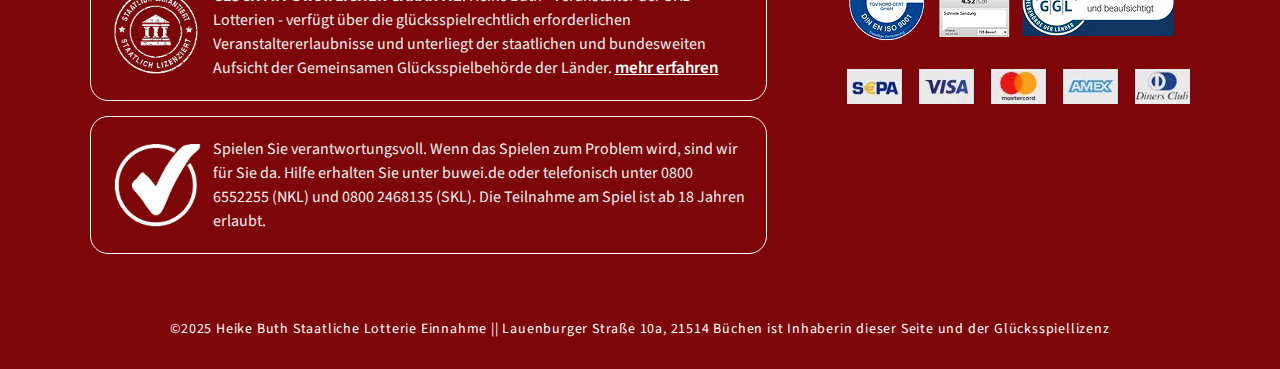
<file: terms.html>
<!DOCTYPE html>
<html lang="de">
    <head>
        <meta charset="UTF-8">
        <meta name="viewport" content="width=device-width, initial-scale=1.0">
        
        <title>BUTH SKL Staatliche Lotterie Einnahme</title>
        <link rel="shortcut icon" href="images/Fav-icon.png" type="image/x-icon">
        
        <meta name="description" content="Offizielle SKL Lotterie Einnahme – BUTH SKL bietet Ihnen die besten Gewinnchancen. Spielen Sie sicher und seriös mit der staatlich lizenzierten Lotterie.">
        <meta name="keywords" content="SKL Lotterie, Staatliche Lotterie, Gewinnspiele, Lotterie Deutschland, SKL Gewinn, Lotterie Teilnahme">
        <meta name="author" content="BUTH SKL Staatliche Lotterie Einnahme">
        
        <meta property="og:title" content="BUTH SKL Staatliche Lotterie Einnahme">
        <meta property="og:description" content="Spielen Sie mit der offiziellen SKL Lotterie und nutzen Sie Ihre Chance auf hohe Gewinne! Staatlich lizenziert und seriös.">
        <meta property="og:url" content="https://buth-lotto.de">
        <meta property="og:type" content="website">
        <meta property="og:image" content="https://buth-lotto.de/images/lotterie-banner.png">
        
        <meta name="twitter:card" content="summary_large_image">
        <meta name="twitter:title" content="BUTH SKL Staatliche Lotterie Einnahme">
        <meta name="twitter:description" content="Die beste Wahl für SKL Lotterie-Fans – Spielen Sie sicher und gewinnen Sie groß!">
        <meta name="twitter:image" content="https://buth-lotto.de/images/lotterie-banner.png">
        
        <link rel="canonical" href="https://buth-lotto.de">
        
        <link rel="stylesheet" href="css/style.css">
        <link rel="stylesheet" href="css/responsive.css">

        <link rel="preconnect" href="https://fonts.googleapis.com">
        <link rel="preconnect" href="https://fonts.gstatic.com" crossorigin>
        <link href="https://fonts.googleapis.com/css2?family=Source+Sans+3:ital,wght@0,200..900;1,200..900&display=swap" rel="stylesheet">
    </head>

    <body>
        <header>
            <div class="skl-disclaimer">
                <p><img src="images/disclaimer-icon.png" alt="Age Disclaimer">Diese Plattform ist ausschließlich für Personen ab 18 Jahren zugänglich. Spielen Sie mit Verantwortung – Glücksspiele können süchtig machen.</p>
            </div>
            <div class="sk-menu-bar">
                <div class="container">
                    <div class="skl-menu-flex">
                        <div class="skl-logo">
                            <a href="/">
                                <img src="images/buth-skl-logo.png" alt="BUTH SKL Staatliche Lotterie Einnahme Logo">
                                <img src="images/skl-red-logo.png" alt="Staatliche Lotterie Einnahme Logo" class="skl-header-logo-two">
                            </a>
                        </div>
                        <div class="skl-header-buttons">
                            <a>
                                <button class="skl-login-btn" onclick="openLoginPopup()">Anmelden</button>
                            </a>
                            <a>
                                <button class="skl-register-btn" onclick="openRegisterPopup()">Registrieren</button>
                            </a>                        
                        </div>
                        <div class="skl-hamburger" id="hamburger-menu">
                            <img src="images/toggle-bar.png" alt="">
                        </div>
                    </div>
                </div>
                <div>
                    <div id="registerPopup" class="popup-container">
                        <div class="popup">
                            <div class="popup-left"></div>
                            <div class="popup-right">
                                <span class="close-button" onclick="closeRegisterPopup()">&times;</span>
                                <div class="popup-logo">
                                    <img src="images/buth-skl-logo.png" alt="BUTH SKL Staatliche Lotterie Einnahme Logo">
                                </div>
                                <h2>Konto Registrieren</h2>
                                <p>Schließen Sie sich tausenden Nutzern weltweit an</p>
                                <form id="registerForm">
                                    <label>Vollständiger Name</label>
                                    <input type="text" id="fullName" required>
                    
                                    <label>E-Mail-Adresse</label>
                                    <input type="email" id="email" required>
                    
                                    <label>Passwort</label>
                                    <input type="password" id="password" required>
                                    <p class="password-info">Verwenden Sie mindestens 8 Zeichen mit einer Mischung aus Buchstaben, Zahlen & Symbolen</p>
                    
                                    <label>Passwort bestätigen</label>
                                    <input type="password" id="confirmPassword" required>
                    
                                    <div class="ckeckbox-top-area">
                                        <label class="checkbox-container">
                                            <input type="checkbox" id="ageConfirm" required> Ich bestätige, dass ich mindestens 18 Jahre alt bin
                                        </label>
                                        <label class="checkbox-container">
                                            <input type="checkbox" id="termsConfirm" required> Ich stimme den Nutzungsbedingungen und der Datenschutzrichtlinie zu
                                        </label>
                                    </div>
                    
                                    <button type="submit" class="register-btn">JETZT REGISTRIEREN</button>
                                </form>
                                <p class="have-account">Sie haben bereits ein Konto? <a href="#" onclick="openLoginPopup()">Einloggen</a></p>
                            </div>
                        </div>
                    </div>
                    <div id="loginPopup" class="popup-container">
                        <div class="popup">
                            <div class="popup-left-login"></div>
                            <div class="popup-right">
                                <span class="close-button" onclick="closeLoginPopup()">&times;</span>
                                <div class="popup-logo">
                                    <img src="images/buth-skl-logo.png" alt="BUTH SKL Staatliche Lotterie Einnahme Logo">
                                </div>
                                <h2>In Ihr Konto einloggen</h2>
                                <p>Schließen Sie sich tausenden Nutzern weltweit an</p>
                                <form id="loginForm">
                                    <label>E-Mail-Adresse</label>
                                    <input type="email" id="loginEmail" required>
                    
                                    <label>Passwort</label>
                                    <input type="password" id="loginPassword" required>
                    
                                    <button type="submit" class="register-btn">LOGIN</button>
                                </form>
                                <p class="have-account"><a href="#" onclick="openForgotPasswordPopup()">Passwort vergessen?</a></p>
                                <p class="have-account">Noch kein Konto? <a href="#" onclick="openRegisterPopup()">Registrieren</a></p>
                            </div>
                        </div>
                    </div>
                    <div id="forgotPasswordPopup" class="popup-container">
                        <div class="popup">
                            <div class="popup-left-login"></div>
                            <div class="popup-right">
                                <span class="close-button" onclick="closeForgotPasswordPopup()">&times;</span>
                                <div class="popup-logo">
                                    <img src="images/buth-skl-logo.png" alt="BUTH SKL Staatliche Lotterie Einnahme Logo">
                                </div>
                                <h2>Passwort Zurücksetzen</h2>
                                <p>Geben Sie Ihre E-Mail-Adresse ein, um einen Zurücksetzungslink zu erhalten</p>
                                <form id="forgotPasswordForm">
                                    <label>E-Mail-Adresse</label>
                                    <input type="email" id="forgotPasswordEmail" required>
                    
                                    <button type="submit" class="register-btn">ZURÜCKSETZUNGS-LINK SENDEN</button>
                                </form>
                                <p class="have-account"><a href="#" onclick="openLoginPopup()">Zurück zum Login</a></p>
                            </div>
                        </div>
                    </div>
                    
                    <style>
                        .popup-container {
                            display: none;
                            position: fixed;
                            top: 0;
                            left: 0;
                            width: 100%;
                            height: 100%;
                            background: rgba(0, 0, 0, 0.829);
                            justify-content: center;
                            align-items: center;
                            z-index: 9999999;
                        }
                        .popup {
                            display: flex;
                            width: 1150px;
                            background: #fff;
                            border-radius: 8px;
                            overflow: hidden;
                        }
                        .popup-left {
                            width: 50%;
                            background: url('images/registration-popup-background.png') center/cover;
                            background-position: center;
                        }
                        .popup-left-login {
                            width: 50%;
                            background: url('images/login-popup-background.png') center/cover;
                            min-height: 550px;
                        }
                        .popup-right {
                            width: 50%;
                            padding: 80px;
                            text-align: left;
                            background-image: url('images/pink-background.png');
                        }
                        .popup-logo{
                            text-align: center;
                        }
                        .popup-logo > img{
                            width: 120px;
                        }
                        .popup-right h2 {
                            color: #0C0C0C;
                            font-size: 30px;
                            font-weight: 600;
                            padding-top: 12px;
                            text-align: center;
                        }
                        .popup-right p {
                            color: #0C0C0C;
                            font-size: 17px;
                            font-weight: 400;
                            padding-bottom: 12px;
                            text-align: center;
                        }
                        p.password-info {
                            color: #F1201E;
                            font-size: 10px;
                            font-style: normal;
                            font-weight: 500;
                            line-height: normal;
                            padding: 0px;
                            text-align: left;
                        }
                        .close-button {
                            font-size: 32px;
                            color: #333333;
                            float: inline-end;
                            cursor: pointer;
                            font-weight: 600;
                            position: relative;
                            left: 50px;
                            top: -15px;
                        }
                        .close-button:hover {
                            color: red;
                        }
                        form {
                            display: flex;
                            flex-direction: column;
                        }
                        label {
                            margin-top: 12px;
                            color: #0C0C0C;
                            font-size: 16px;
                            font-weight: 500;
                        }
                        input {
                            width: 100%;
                            padding: 6px 8px;
                            margin-top: 1px;
                            border-radius: 4px;
                            background: #ffffff;
                            border: 1px solid #80808042;
                            outline: none;
                            font-size: 16px;
                        }
                        label.checkbox-container {
                            display: flex;
                            align-items: baseline;
                            gap: 4px;
                        }
                        input[type="checkbox"] {
                            width: 22px;
                            position: relative;
                            top: 2px;
                        }
                        .checkbox-container {
                            color: #0C0C0C;
                            font-size: 15px;
                            font-style: normal;
                            font-weight: 400;
                            line-height: 20px;
                        }
                        .ckeckbox-top-area {
                            padding-top: 12px;
                        }
                        button.register-btn {
                            border-radius: 35px;
                            background: #CD1719;
                            padding: 7px;
                            margin-top: 15px;
                            cursor: pointer;
                            border: none;
                            color: #FFF;
                            font-size: 17px;
                            font-weight: 500;
                            letter-spacing: 1.15px;
                            margin-top: 20px;
                        }
                        button.register-btn:hover {
                            background: #bd0e11;;
                        }
                        p.have-account {
                            color: #0C0C0C;
                            font-size: 16px;
                            text-align: center;
                            padding-top: 25px;
                        }
                        .have-account > a {
                            color: #F1201E;
                            text-decoration: underline;
                            cursor: pointer;
                        }
                        @media (max-width: 768px) {
                            .popup {
                                flex-direction: column;
                                width: 90%;
                                overflow: scroll;
                            }
        
                            .popup-left,
                            .popup-left-login {
                                display: none;
                            }
        
                            .popup-right {
                                width: 100%;
                            }
                            .popup-right h2 {
                                font-size: 32px;
                                line-height: normal;
                                padding-top: 15px;
                            }
                            button.register-btn {
                                margin-top: 10px;
                            }
                            p.have-account {
                                padding: 15px 0px 0px 0px;
                            }
                            .popup-right {
                                padding: 30px 20px;
                            }
                            .close-button {
                                left: 0px;
                            }
                        }
                    </style>
                    <script>
                        function openRegisterPopup() {
                            closeAllPopups();
                            document.getElementById("registerPopup").style.display = "flex";
                        }
                    
                        function closeRegisterPopup() {
                            document.getElementById("registerPopup").style.display = "none";
                        }
                    
                        function openLoginPopup() {
                            closeAllPopups();
                            document.getElementById("loginPopup").style.display = "flex";
                        }
                    
                        function closeLoginPopup() {
                            document.getElementById("loginPopup").style.display = "none";
                        }
                    
                        function openForgotPasswordPopup() {
                            closeAllPopups();
                            document.getElementById("forgotPasswordPopup").style.display = "flex";
                        }
                    
                        function closeForgotPasswordPopup() {
                            document.getElementById("forgotPasswordPopup").style.display = "none";
                        }
                    
                        function closeAllPopups() {
                            document.getElementById("registerPopup").style.display = "none";
                            document.getElementById("loginPopup").style.display = "none";
                            document.getElementById("forgotPasswordPopup").style.display = "none";
                        }
                    
                        window.onclick = function(event) {
                            if (event.target.classList.contains("popup-container")) {
                                closeAllPopups();
                            }
                        };
                    </script>
                </div>
            </div>
            <div class="skl-mobile-menu" id="mobile-menu">
                <div class="close-btn" id="close-btn">
                    <img src="images/close.png" alt="">
                </div>
                <a>
                    <button class="skl-login-btn" onclick="openLoginPopup()">Anmelden</button>
                </a>
                <a>
                    <button class="skl-register-btn" onclick="openRegisterPopup()">Registrieren</button>
                </a>
            </div>
        </header>
        <main>
            <section class="skl-subpages-bg">
                <div class="container">
                    <div class="skl-subpages-text">
                        <h2>Allgemeine Geschäftsbedingungen (AGB)</h2>
                        
                        <h3>1. Einleitung</h3>
                        <p>Diese Allgemeinen Geschäftsbedingungen regeln die Nutzung der Website <a href="https://buth-lotto.de">buth-lotto.de</a> und die damit verbundenen Dienstleistungen. Durch den Zugriff auf unsere Website und die Nutzung unserer Dienste stimmen Sie diesen Bedingungen zu.</p>
                    
                        <h3>2. Definitionen</h3>
                        <ul>
                            <li><strong>Betreiber:</strong> BUTH SKL Staatliche Lotterie Einnahme</li>
                            <li><strong>Nutzer:</strong> Jede natürliche oder juristische Person, die unsere Website besucht oder unsere Dienste nutzt</li>
                            <li><strong>Dienste:</strong> Bereitstellung von Informationen über Lotterien und ggf. Vermittlung von Lottoscheinen</li>
                        </ul>
                    
                        <h3>3. Teilnahmevoraussetzungen</h3>
                        <p>Die Nutzung unserer Dienste ist nur Personen gestattet, die mindestens 18 Jahre alt sind und die gesetzlichen Voraussetzungen für die Teilnahme an Lotterien erfüllen.</p>
                    
                        <h3>4. Nutzung der Website</h3>
                        <ul>
                            <li>Die Nutzung der Website erfolgt auf eigenes Risiko.</li>
                            <li>Es ist untersagt, die Website für illegale oder missbräuchliche Zwecke zu verwenden.</li>
                            <li>Der Betreiber übernimmt keine Haftung für die Richtigkeit oder Vollständigkeit der bereitgestellten Informationen.</li>
                        </ul>
                    
                        <h3>5. Haftungsausschluss</h3>
                        <p>Der Betreiber haftet nicht für direkte oder indirekte Schäden, die durch die Nutzung der Website entstehen, einschließlich, aber nicht beschränkt auf technische Fehler, Ausfälle oder ungenaue Informationen.</p>
                    
                        <h3>6. Geistiges Eigentum</h3>
                        <p>Alle Inhalte dieser Website, einschließlich Texte, Logos und Bilder, sind urheberrechtlich geschützt und dürfen ohne vorherige Genehmigung nicht vervielfältigt oder verbreitet werden.</p>
                    
                        <h3>7. Änderungen der AGB</h3>
                        <p>Wir behalten uns das Recht vor, diese AGB jederzeit zu ändern. Die aktualisierten Bedingungen werden auf der Website veröffentlicht und treten mit sofortiger Wirkung in Kraft.</p>
                    
                        <h3>8. Kontakt</h3>
                        <p>Bei Fragen zu diesen AGB können Sie uns unter folgender E-Mail-Adresse kontaktieren:</p>
                        <p><a href="mailto:support@buth-lotto.de">support@buth-lotto.de</a></p>
                    
                        <p>Stand: März 2025</p>
                    </div>
                    
                </div>
            </section>
        </main>
        <footer>
            <div class="container">
                <div class="footer-logo">
                    <a href="/">
                        <img src="images/BUTH-Light-LOGO.png" alt="BUTH Logo">
                    </a>
                </div>
                <div class="skl-links">
                    <ul>
                        <li>
                            <a href="terms.html">Allgemeine Geschäftsbedingungen</a>
                        </li>
                        <li>
                            <a href="privacy.html">Datenschutzerklärung</a>
                        </li>
                        <li>
                            <a href="cookie.html">Cookie-Richtlinie</a>
                        </li>
                        <li>
                            <a href="responsible-gaming.html">Verantwortungsbewusstes Spielen</a>
                        </li>
                        <li>
                            <a href="contact.html">Kontakt</a>
                        </li>
                    </ul>
                </div>
                <div class="footer-brands-flex">
                    <div class="footer-brand-context">
                        <ul>
                            <li>
                                <img src="images/verantwortung-footer-img.png" alt="">
                                <p><strong>GLÜCK MIT STAATLICHER GARANTIE</strong>: Heike Buth - Veranstalter der SKL-Lotterien - verfügt über die glücksspielrechtlich erforderlichen Veranstaltererlaubnisse und unterliegt der staatlichen und bundesweiten Aufsicht der Gemeinsamen Glücksspielbehörde der Länder. <a href="https://www.gluecksspiel-behoerde.de" target="_blank"><u>mehr erfahren</u></a></p>
                            </li>
                            <li>
                                <img src="images/verantwortung-footer-img-2.png" alt="">
                                <p>Spielen Sie verantwortungsvoll. Wenn das Spielen zum Problem wird, sind wir für Sie da. Hilfe erhalten Sie unter buwei.de oder telefonisch unter 0800 6552255 (NKL) und 0800 2468135 (SKL). Die Teilnahme am Spiel ist ab 18 Jahren erlaubt.</p>
                            </li>
                        </ul>
                    </div>
                    <div class="brand-logos-flex">
                        <ul>
                            <li>
                                <a href="https://www.tuev-nord.de/de/unternehmen" target="_blank">
                                    <img src="images/tuev.png" alt="tuev">
                                </a>
                            </li>
                            <li>
                                <img src="images/X5B281EB3EE2067BF488AF7C42019A7A.png">
                            </li>
                            <li>
                                <a href="https://gluecksspiel-behoerde.de/de/" target="_blank">
                                    <img src="images/ggl-siegel.png" alt="GGL">
                                </a>
                            </li>
                        </ul>
                        <div>
                            <img src="images/payment.png" alt="Zahlungen">
                        </div>
                    </div>
                </div>
                <div class="skl-copyright">
                    <p>©2025 Heike Buth Staatliche Lotterie Einnahme || Lauenburger Straße 10a, 21514 Büchen ist Inhaberin dieser Seite und der Glücksspiellizenz</p>
                </div>
            </div>
        </footer>
        <script>
        document.getElementById('hamburger-menu').addEventListener('click', function() {
                document.getElementById('mobile-menu').classList.toggle('active');
            });

            document.getElementById('close-btn').addEventListener('click', function() {
                document.getElementById('mobile-menu').classList.remove('active');
            });
        </script>
    </body>
</html>
</file>
<file: css/style.css>
* {
    font-family: "Source Sans 3", sans-serif;
    padding: 0px;
    margin: 0px;
    box-sizing: border-box;
}
.container{
    width: 86%;
    max-width: 1365px;
    margin: 0 auto;
}
.skl-disclaimer {
    background: #CD1719;
    padding: 10px 10px 6px 10px;
    text-align: center;
}
.skl-disclaimer > p {
    color: #FFF;
    font-size: 16px;
    font-style: normal;
    font-weight: 500;
    line-height: normal;
    display: inline-flex;
    align-items: center;
    gap: 4px;
}
.skl-disclaimer > p > img{
    width: 20px;
    height: 20px;
}
.sk-menu-bar {
    background: #FFF;
    padding: 12px 0px;
}
.skl-menu-flex {
    display: flex;
    align-items: center;
    justify-content: space-between;
}
.skl-logo {
    display: inline;
}
.skl-logo > a {
    text-decoration: none;
}
.skl-logo > a > img {
    width: 150px;
}
img.skl-header-logo-two {
    max-width: 62px;
    margin-left: 8px;
}
.skl-header-buttons {
    display: inline-flex;
    align-items: center;
    gap: 12px;
}
.skl-header-buttons > a {
    text-decoration: none;
}
button.skl-login-btn {
    border-radius: 44px;
    background: #CD1719;
    width: 130px;
    height: 46px;
    padding: 8px;
    border: 0px;
    outline: 0px;
    color: #FEFEFE;
    font-size: 17px;
    font-style: normal;
    font-weight: 600;
    line-height: normal;
    position: relative;
    overflow: hidden;
    transition: color 0.3s, box-shadow 0.3s, transform 0.3s;
}

button.skl-register-btn {
    border-radius: 44px;
    background: transparent;
    width: 130px;
    height: 46px;
    padding: 8px;
    border: 2px solid #CD1719;
    outline: 0px;
    color: #CD1719;
    font-size: 17px;
    font-style: normal;
    font-weight: 600;
    line-height: normal;
    position: relative;
    overflow: hidden;
    transition: color 0.3s, box-shadow 0.3s, transform 0.3s;
}

button.skl-login-btn::before, button.skl-register-btn::before {
    content: '';
    position: absolute;
    top: 50%;
    left: 50%;
    width: 300%;
    height: 300%;
    background: #FEFEFE;
    border-radius: 50%;
    transform: translate(-50%, -50%) scale(0);
    transition: transform 0.4s ease;
    z-index: -1;
}

button.skl-register-btn::before {
    background: #CD1719;
}
button.skl-login-btn::before{
    background: #252525;
}

button.skl-login-btn:hover {
    color: #ffffff;
    transform: translateY(-5px);
}

button.skl-register-btn:hover {
    color: #FEFEFE;
    transform: translateY(-5px);
}

button.skl-login-btn:hover::before {
    transform: translate(-50%, -50%) scale(0.8);
}

button.skl-register-btn:hover::before {
    transform: translate(-50%, -50%) scale(0.8);
}

.skl-hamburger {
    display: none;
    cursor: pointer;
    flex-direction: column;
    gap: 6px;
}
.skl-mobile-menu {
    display: none;
    flex-direction: column;
    gap: 12px;
    padding: 20px;
    background: #FFF;
    position: fixed;
    top: 0;
    left: 0;
    width: 100%;
    height: 100%;
    box-shadow: 0px 4px 12px rgba(0, 0, 0, 0.2);
    z-index: 9999;
    padding-top: 60px; 
}
.skl-mobile-menu a {
    text-decoration: none;
}
.close-btn {
    cursor: pointer;
    position: absolute;
    top: 20px;
    right: 20px;
}
.close-btn > img{
    width: 18px;
}
@media screen and (max-width: 767px) {
    .skl-header-buttons {
        display: none;
    }
    .skl-hamburger {
        display: flex;
    }
}
.skl-mobile-menu.active {
    display: flex;
}
.skl-hero{
    background-image: url('../images/lotterie-banner.png');
    background-position: center;
    background-repeat: no-repeat;
    background-size: cover;
    height: 600px;
}
.skl-hero-context {
    padding: 120px 0px;
}
.skl-hero-context > h1 {
    color: #FFF;
    font-size: 68px;
    font-style: normal;
    font-weight: 700;
    line-height: 90px;
    width: 62%;
}
.skl-hero-context > p{
    color: #f0eded;
    font-size: 18px;
    font-style: normal;
    font-weight: 400;
    line-height: 26px;
    width: 55%;
    word-spacing: 1px;
}
button.skl-hero-btn {
    border-radius: 44px;
    background: #CD1719;
    height: 48px;
    padding: 8px 28px;
    color: #FEFEFE;
    font-size: 18px;
    font-style: normal;
    font-weight: 600;
    line-height: normal;
    border: 0px;
    outline: 0px;
    margin: 20px 0px;
    transition: all 0.3s ease; 
}
button.skl-hero-btn:hover {
    background: #A61516; 
    transform: scale(1.05); 
    box-shadow: 0 4px 10px rgba(0, 0, 0, 0.3); 
}
.skl-about-section{
    padding: 60px 0px 0px 0px;
}
.skl-about-flex{
    display: grid;
    grid-template-columns: repeat(2,1fr);
    gap: 40px;
}
.skl-flex-img > img{
    width: 484px;
    height: auto;
}
.skl-about-context {
    padding-top: 50px;
}
.skl-about-context > img{
    width: 76px;
    height: auto;
}
.skl-about-context > h3{
    color: #CD1719;
    font-family: "Source Sans 3";
    font-size: 28px;
    font-style: normal;
    font-weight: 700;
    line-height: normal;
    text-transform: uppercase;
    padding-top: 12px;
}
.skl-about-context > h2 {
    color: #000;
    font-family: "Source Sans 3";
    font-size: 44px;
    font-style: normal;
    font-weight: 700;
    line-height: 50px;
}
.skl-about-context > p{
    color: #000;
    font-family: "Source Sans 3";
    font-size: 20px;
    font-style: normal;
    font-weight: 400;
    line-height: normal;
    padding: 12px 0px 10px 0px;
}
.skl-about-card-flex {
    display: grid;
    grid-template-columns: repeat(3,1fr);
    align-items: center;
    justify-content: center;
    gap: 20px;
    border-radius: 15px;
    background: #CD1719;
    padding: 30px;
    position: relative;
    top: -8px;
    z-index: 999;
}
.skl-about-card{
    border-radius: 12px;
    padding: 20px;
    background: #FFF;
    text-align: center;
}
.skl-about-card > h4{
    color: #F1201E;
    text-align: center;
    font-size: 32px;
    font-style: normal;
    font-weight: 700;
    line-height: normal;
}
.skl-about-card > h4 > sup {
    font-weight: 500;
    font-size: 20px;
    position: relative;
    left: 12px;
    top: -5px;
}
.skl-about-card > p{
    color: #F1201E;
    text-align: center;
    font-size: 20px;
    font-style: normal;
    font-weight: 400;
    line-height: normal;
}
.skl-about-middle-section {
    background-image: url('../images/pink-background.png');
    background-repeat: no-repeat;
    background-size: cover;
    background-position: center;
    position: relative;
    z-index: 99;
    padding: 17vh 0 0 0;
    margin-top: -80px;
    height: 780px;
}
@media (max-width: 1024px) {
    .skl-about-middle-section {
        min-height: 550px; 
        padding: 8vh 0; 
        margin-top: -30px; 
    }
}
.skl-about-bottom-section{
    padding: 120px 0px 0px 0px;
}
.skl-choose-section {
    background-image: url('../images/pink-background.png');
    background-repeat: no-repeat;
    background-size: cover;
    background-position: center;
    position: relative;
    z-index: 99;
    padding: 24vh 0 12vh 0;
    margin-top: -80px;
    height: auto;
}
.skl-choose-title > h2{
    color: #000;
    text-align: center;
    font-size: 50px;
    font-style: normal;
    font-weight: 700;
    line-height: normal;
    text-transform: capitalize;
}
.skl-choose-grid{
    display: grid;
    grid-template-columns: repeat(3, 1fr);
    align-items: center;
    justify-content: center;
    gap: 30px;
    padding-top: 30px;
}
.skl-card-top-img{
    position: absolute;
}
.skl-card-top-img > img{
    width: 100%;
}
.skl-bonus-context {
    border-radius: 33px;
    background: linear-gradient(180deg, #CD1719 0%, #7D0708 100%);
    position: relative;
    margin-top: 320px;
    left: 0;
    right: 0;
    padding: 0px 40px 30px 40px;
    height: 400px;
    text-align: center;
}
.skl-bonus-context > img {
    position: relative;
    top: -25px;
}
.skl-bonus-context > h3{
    color: #FFF;
    text-align: center;
    font-size: 28px;
    font-style: normal;
    font-weight: 700;
    line-height: normal;
    text-transform: uppercase;
}
.skl-bonus-context > h4{
    color: #FFF;
    text-align: center;
    font-size: 18px;
    font-style: normal;
    font-weight: 400;
    line-height: 25px; 
    padding: 0px 0px 8px 0px;
}
.skl-bonus-context > ul {
    text-align: left;
    color: #FFF;
    font-size: 17px;
    font-style: normal;
    font-weight: 400;
    line-height: 30px; 
    padding: 12px 0px 12px 20px;
}
button.bonus-card-offer-btn {
    border-radius: 44px;
    background: #ffffff;
    height: 48px;
    padding: 8px 0px;
    color: #CD1719;
    font-size: 15px;
    font-style: normal;
    font-weight: 700;
    line-height: normal;
    border: 0px;
    outline: 0px;
    margin: 20px 0px;
    transition: all 0.3s ease;
    width: 100%;
}
button.bonus-card-offer-btn:hover {
    background: #f5ebeb; 
    transform: scale(1.05); 
    box-shadow: 0 4px 10px rgba(0, 0, 0, 0.3); 
    color: #630406;
}
img.t-img {
    position: relative;
    margin-bottom: -25px;
}
footer{
    background: #7D0708;
    padding: 50px 0px 30px 0px;
}
.footer-logo {
    text-align: center;
}
.footer-logo > a > img{
    width: 180px;
}
.skl-links {
    text-align: center;
    padding: 40px 0px 60px 0px;
}
.skl-links > ul {
    display: inline-flex;
    align-items: center;
    justify-content: center;
    gap: 24px;
    list-style: none;
}
.skl-links > ul > li > a{
    color: #FFF;
    text-align: center;
    font-size: 17px;
    font-style: normal;
    font-weight: 400;
    line-height: 28px;
    letter-spacing: 0.8px;
}
.footer-brands-flex{
    display: flex;
    gap: 80px;
}
.footer-brand-context > ul > li{
    display: inline-flex;
    align-items: center;
    gap: 12px;
    border-radius: 18px;
    border: 1px solid #FEFEFE;
    margin-bottom: 15px;
    padding: 20px;
    color: #f0f0f0;
    font-family: "Source Sans 3";
    font-size: 16px;
    font-style: normal;
    font-weight: 400;
    line-height: 24px; 
}
.footer-brand-context > ul > li > p > a{
    color: #ffffff;
    font-weight: 600;
    font-size: 17px;
}
.footer-brand-context > ul > li > img{
    width: 90px;
}
.brand-logos-flex > ul {
    display: inline-flex;
    gap: 12px;
    list-style: none;
    padding-bottom: 20px;
    align-items: center;
}
.brand-logos-flex > ul > li > a{
    text-decoration: none;
}
.skl-copyright {
    text-align: center;
    padding-top: 50px;
}
.skl-copyright > p{
    color: #FFF;
    text-align: center;
    font-size: 14px;
    font-style: normal;
    font-weight: 400;
    letter-spacing: 0.8px;
}
.skl-subpages-bg {
    background-image: url('../images/BUTH-SKL-subpage-background.png');
    background-position: center;
    background-repeat: no-repeat;
    background-size: cover;
    padding: 40px 0px;
}
.skl-subpages-text > h2{
    color: #CD1719;
    font-size: 38px;
    font-style: normal;
    font-weight: 700;
    line-height: normal;
    padding-bottom: 25px;
}
.skl-subpages-text > p > a,
.skl-subpages-text > ul > li > a{
    color: #CD1719;
}
.skl-subpages-text > h3{
    color: #0C0C0C;
    font-size: 24px;
    font-style: normal;
    font-weight: 700;
    line-height: normal;
    padding-bottom: 8px;
}
.skl-subpages-text > p{
    color: #0C0C0C;
    font-size: 18px;
    font-style: normal;
    font-weight: 400;
    line-height: 26px;
    padding-bottom: 18px;
}
.skl-subpages-text > ul{
    color: #0C0C0C;
    font-size: 18px;
    font-style: normal;
    font-weight: 400;
    line-height: 32px;
    padding-bottom: 18px;
    padding-left: 40px;
    
}
</file>
<file: css/responsive.css>
@media screen and (max-width: 767px) {
    .container {
        width: 100%;
        padding: 0px 15px;
    }
    .skl-disclaimer {
        padding: 5px;
    }
    .skl-disclaimer > p {
        font-size: 11px;
        display: inline-block;
        align-items: baseline;
    }
    .skl-disclaimer > p > img {
        width: 16px;
        height: 16px;
        position: relative;
        top: 5px;
        margin-right: 3px;
    }
    .skl-logo > a > img {
        width: 110px;
    }
    img.skl-header-logo-two {
        max-width: 48px;
        margin-left: 8px;
    }
    .skl-mobile-menu.active {
        align-items: center;
    }
    .skl-hero-context > h1 {
        font-size: 44px;
        line-height: 54px;
        width: 100%;
    }
    .skl-hero-context > p {
        width: 100%;
    }
    .skl-hero-context {
        padding: 80px 0px;
        text-align: center;
    }
    .skl-hero {
        background-position: center left 30%;
        height: auto;
    }
    .skl-about-flex {
        display: flex;
        grid-template-columns: repeat(2,1fr);
        gap: 20px;
        flex-direction: column-reverse;
    }
    .skl-about-card-flex {
        grid-template-columns: repeat(1,1fr);
    }
    .skl-flex-img > img {
        width: 100%;
        height: auto;
    }
    .skl-about-flex.skl-m-flex {
        display: flex;
        flex-direction: column;
    }
    .skl-about-context {
        padding-top: 0;
    }
    .skl-about-context > h2 {
        font-size: 34px;
        line-height: 38px;
    }
    .skl-about-context > h3 {
        font-size: 20px;
    }
    .skl-about-context > p {
        font-size: 18px;
    }
    .skl-about-middle-section {
        height: auto;
        min-height: auto;
        padding: 36vh 0 8vh 0;
        margin-top: -210px !important;
    }
    .skl-about-bottom-section {
        padding: 50px 0px 0px 0px;
    }
    .skl-choose-section {
        height: auto;
        min-height: auto;
        padding: 36vh 0 8vh 0;
        margin-top: -210px !important;
    }
    .skl-choose-grid {
        grid-template-columns: repeat(1, 1fr);
        gap: 30px;
        padding-top: 30px;
    }
    .skl-choose-title > h2 {
        font-size: 36px;
    }
    .skl-links > ul {
        flex-wrap: wrap;
    }
    .footer-brands-flex {
        display: flex;
        gap: 30px;
        flex-direction: column;
    }
    .footer-brand-context > ul > li {
        flex-direction: column;
    }
    .brand-logos-flex {
        text-align: center;
    }
    .skl-subpages-text > h2 {
        font-size: 30px;
    }
    .skl-subpages-text > h3 {
        font-size: 24px;
        line-height: 26px;
        padding-bottom: 12px;
    }
    .skl-subpages-text > p {
        font-size: 18px;
        line-height: 26px;
        padding-bottom: 30px;
    }
    .skl-bonus-context {
        height: auto;
    }
}
@media only screen and (max-width: 868px) and (min-width: 768px) {
    .container {
        width: 100%;
        padding: 0px 15px;
    }
    .skl-disclaimer {
        padding: 5px;
    }
    .skl-disclaimer > p {
        font-size: 11px;
        display: inline-block;
        align-items: baseline;
    }
    .skl-disclaimer > p > img {
        width: 16px;
        height: 16px;
        position: relative;
        top: 5px;
        margin-right: 3px;
    }
    .skl-logo > a > img {
        width: 110px;
    }
    img.skl-header-logo-two {
        max-width: 48px;
        margin-left: 8px;
    }
    .skl-mobile-menu.active {
        align-items: center;
    }
    .skl-hero-context > h1 {
        font-size: 54px;
        line-height: normal;
        width: 100%;
    }
    .skl-hero-context > p {
        width: 100%;
    }
    .skl-hero-context {
        padding: 110px 0px;
        text-align: center;
    }
    .skl-hero {
        background-position: left;
        height: auto;
    }
    .skl-about-flex {
        display: flex;
        grid-template-columns: repeat(2,1fr);
        gap: 20px;
        flex-direction: column-reverse;
    }
    .skl-about-card-flex {
        grid-template-columns: repeat(1,1fr);
    }
    .skl-flex-img > img {
        width: 100%;
        height: auto;
    }
    .skl-about-flex.skl-m-flex {
        display: flex;
        flex-direction: column;
    }
    .skl-about-context {
        padding-top: 0;
    }
    .skl-about-context > h2 {
        font-size: 40px;
        line-height: 48px;
    }
    .skl-about-context > h3 {
        font-size: 20px;
    }
    .skl-about-context > p {
        font-size: 18px;
    }
    .skl-about-middle-section {
        height: auto;
        min-height: auto;
        padding: 60px 0px;
        margin-top: 0px !important;
    }
    .skl-about-bottom-section {
        padding: 60px 0px;
    }
    .skl-choose-section {
        height: auto;
        min-height: auto;
        padding: 60px;
        margin-top: 0px !important;
    }
    .skl-choose-grid {
        grid-template-columns: repeat(1, 1fr);
        gap: 30px;
        padding-top: 30px;
    }
    .skl-choose-title > h2 {
        font-size: 36px;
    }
    .skl-links > ul {
        flex-wrap: wrap;
    }
    .footer-brands-flex {
        display: flex;
        gap: 30px;
        flex-direction: column;
    }
    .footer-brand-context > ul > li {
        flex-direction: column;
    }
    .brand-logos-flex {
        text-align: center;
    }
    .skl-subpages-text > h2 {
        font-size: 30px;
    }
    .skl-subpages-text > h3 {
        font-size: 24px;
        line-height: 26px;
        padding-bottom: 12px;
    }
    .skl-subpages-text > p {
        font-size: 18px;
        line-height: 26px;
        padding-bottom: 30px;
    }
    .skl-about-section {
        padding: 60px 0px 60px 0px;
    }
}

@media only screen and (max-width: 1150px) and (min-width: 869px){
    .skl-hero-context > h1 {
        font-size: 58px;
        line-height: 78px;
        width: 70%;
    }
    .skl-hero {
        height: auto;
    }
    .skl-hero-context > p {
        font-size: 18px;
        line-height: 26px;
        width: 58%;
        padding: 15px 0px;
    }
    .container {
        width: 96%;
    }
    .skl-about-context > h3 {
        font-size: 20px;
    }
    .skl-about-bottom-section {
        padding: 40px 0px 0px 0px;
    }
    .skl-bonus-context {
        border-radius: 33px;
        padding: 0px 20px 30px 20px;
        height: 425px;
    }
    .skl-card-top-img > img {
        width: 100%;
        max-width: 275px;
    }
}
</file>
